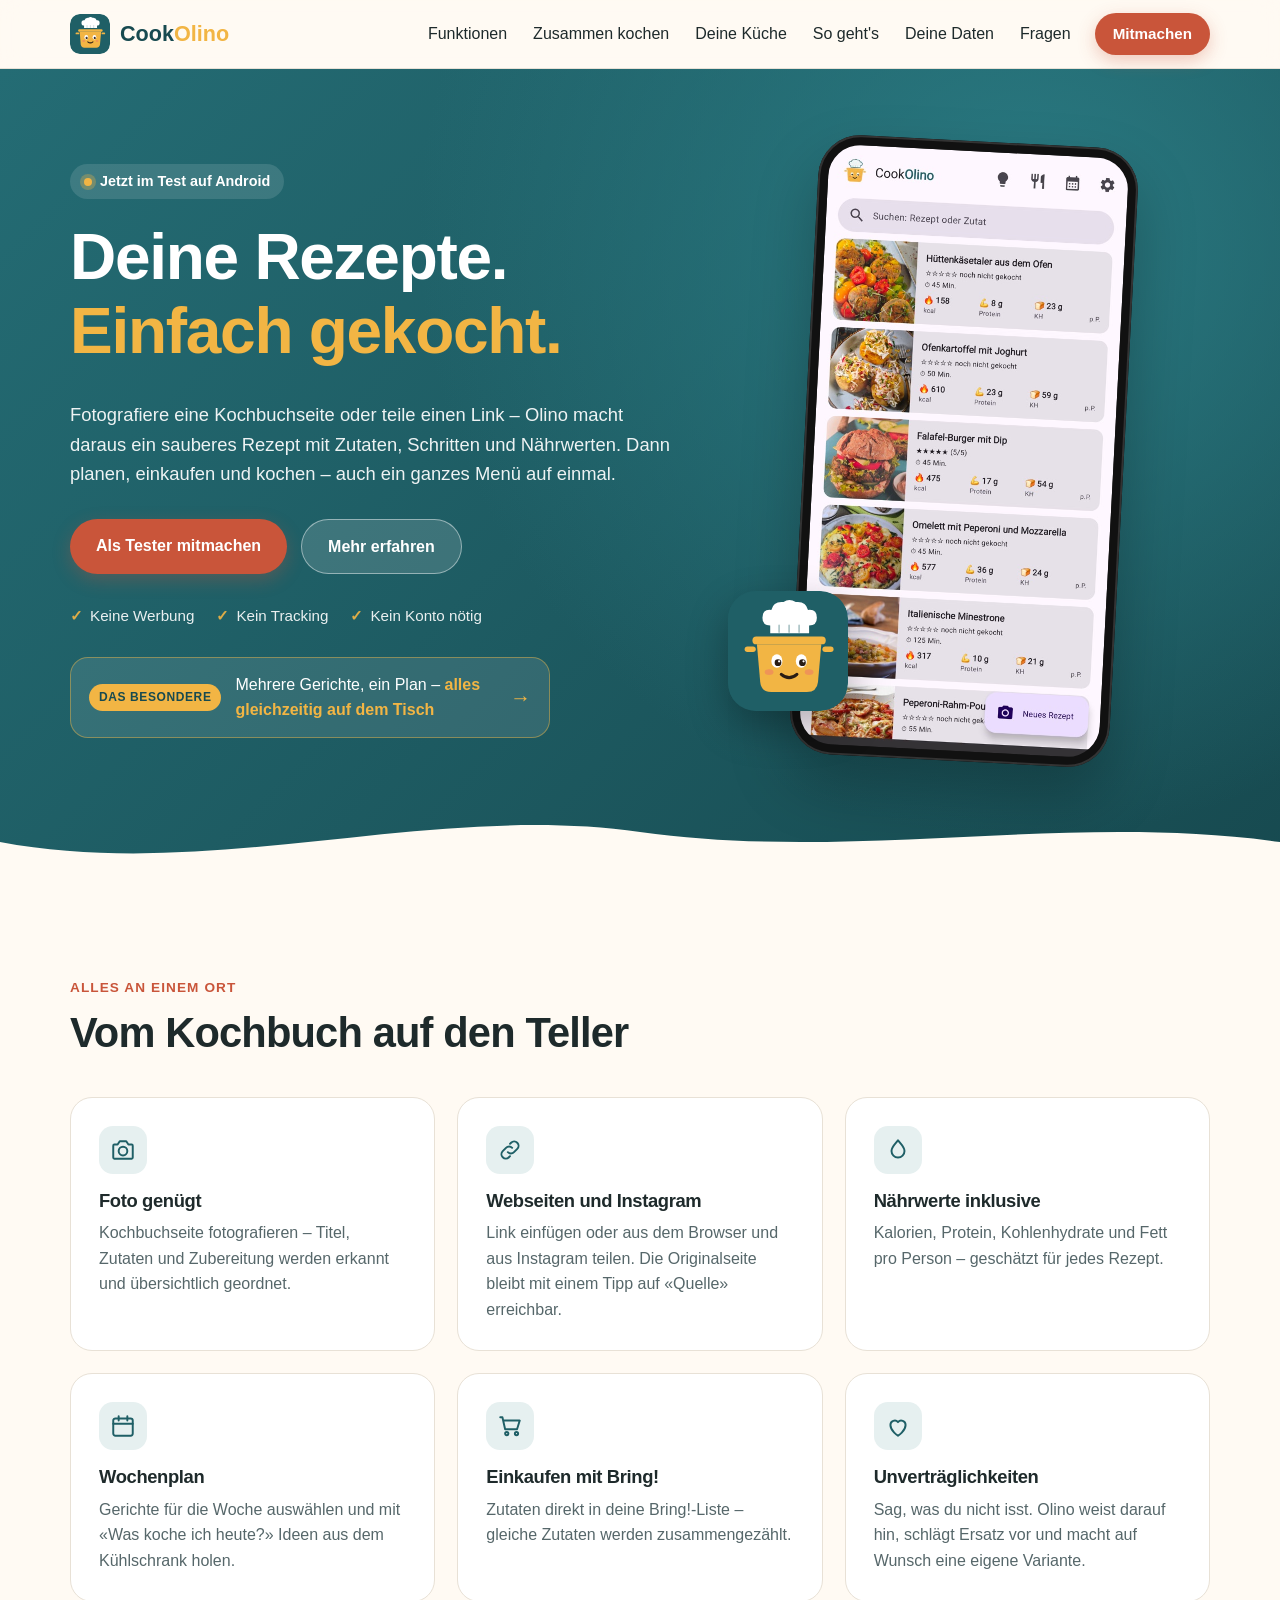
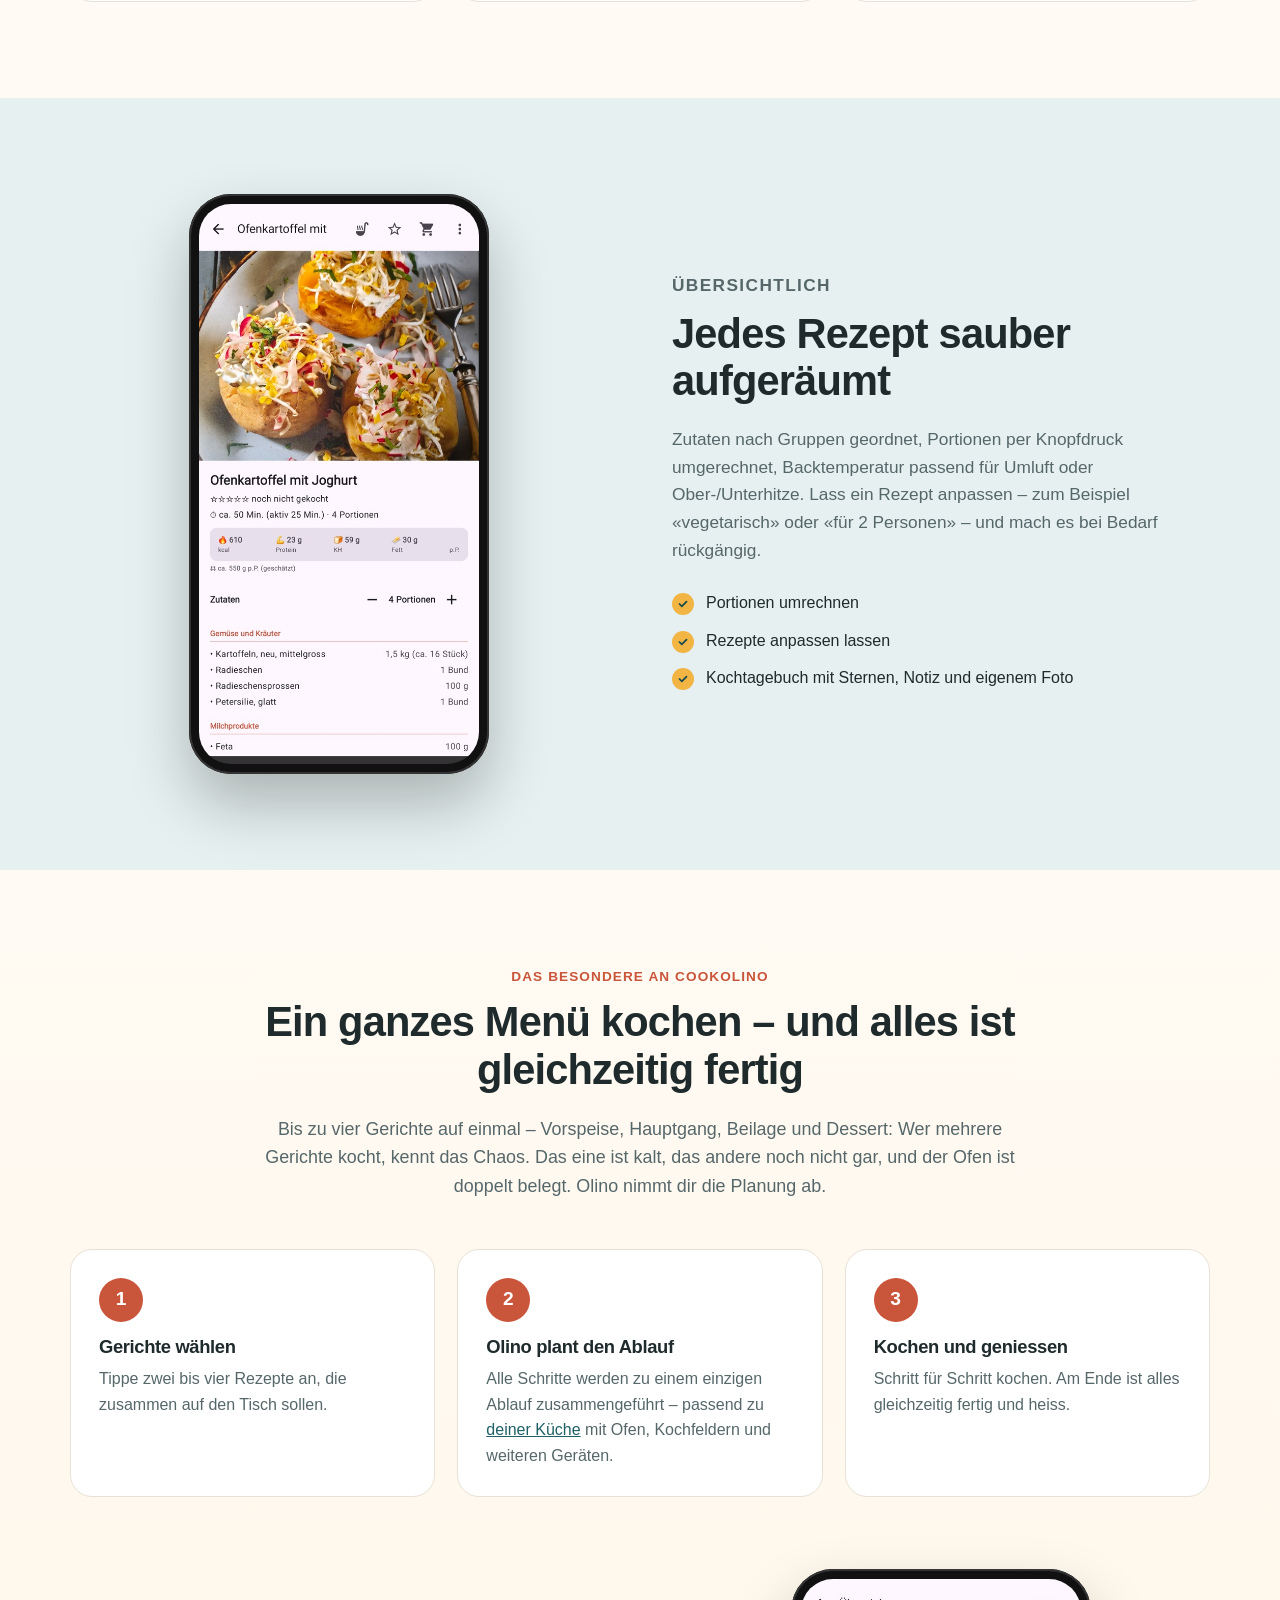
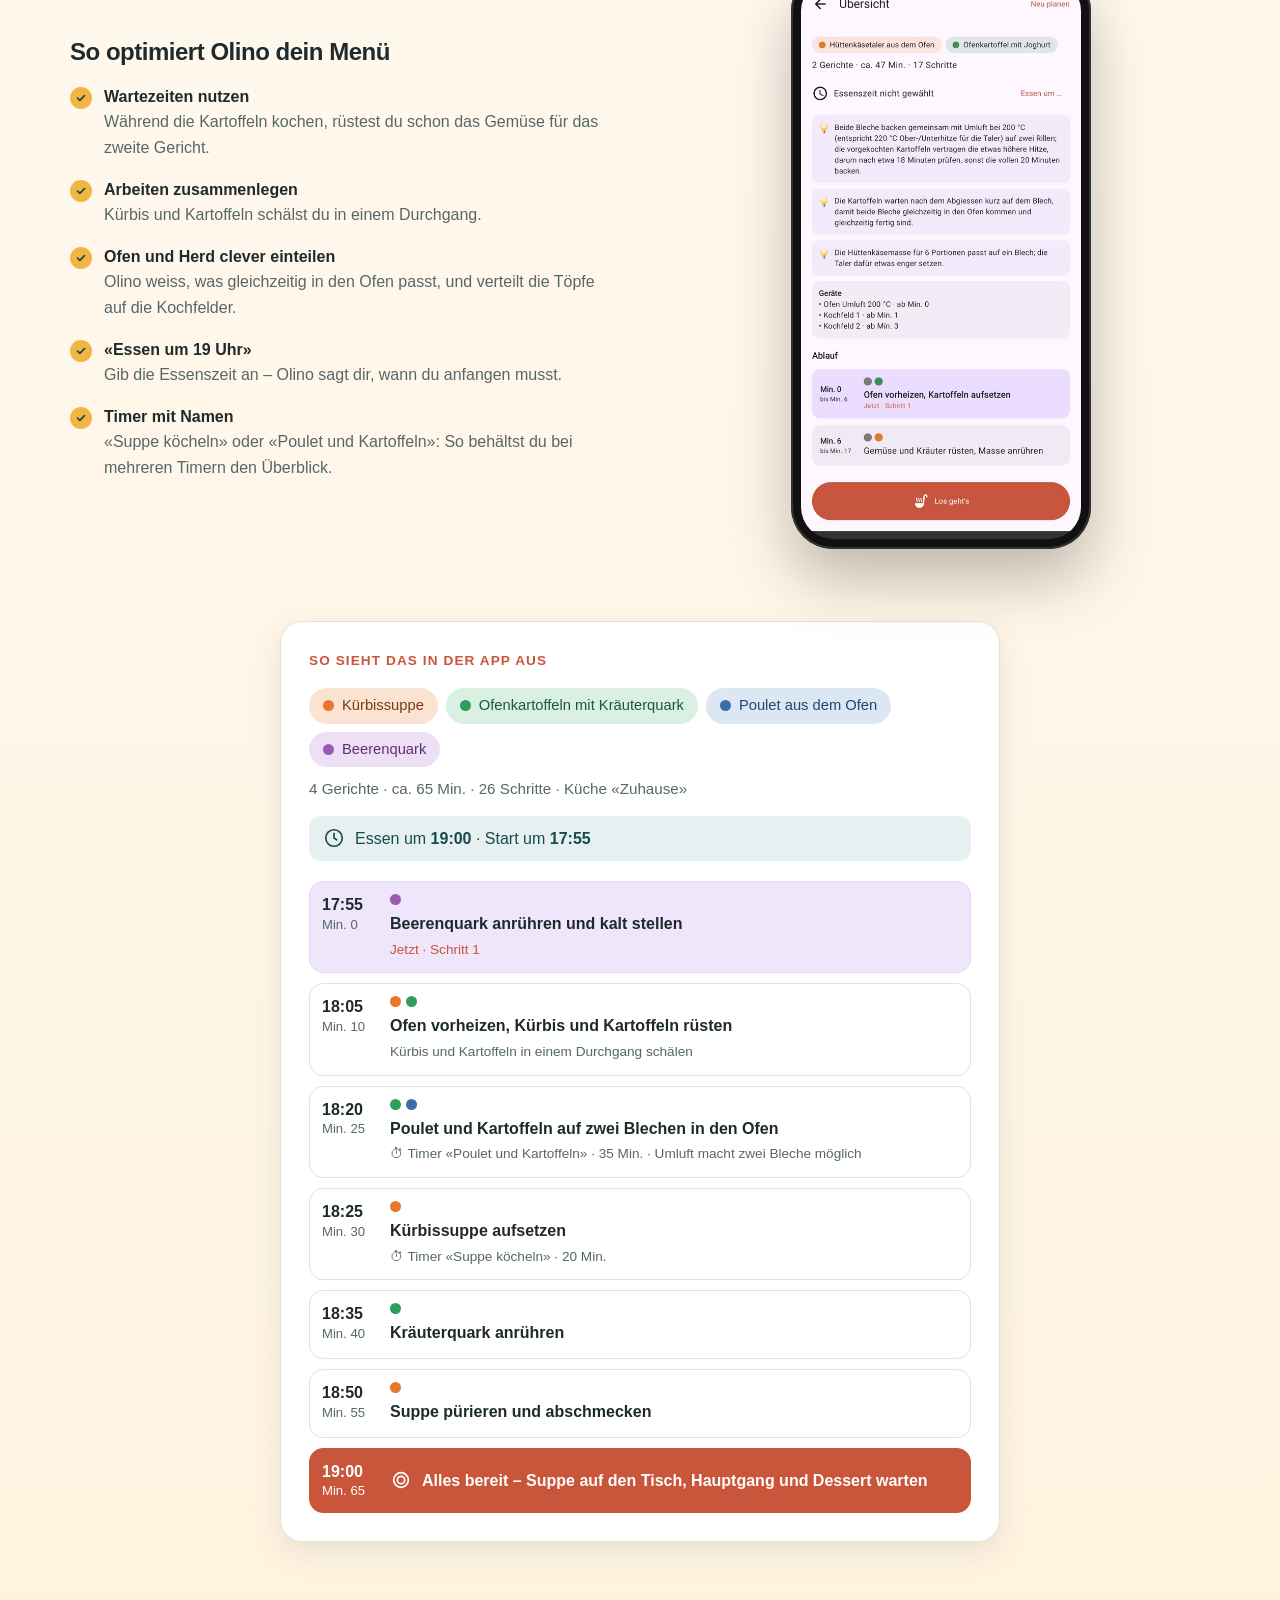
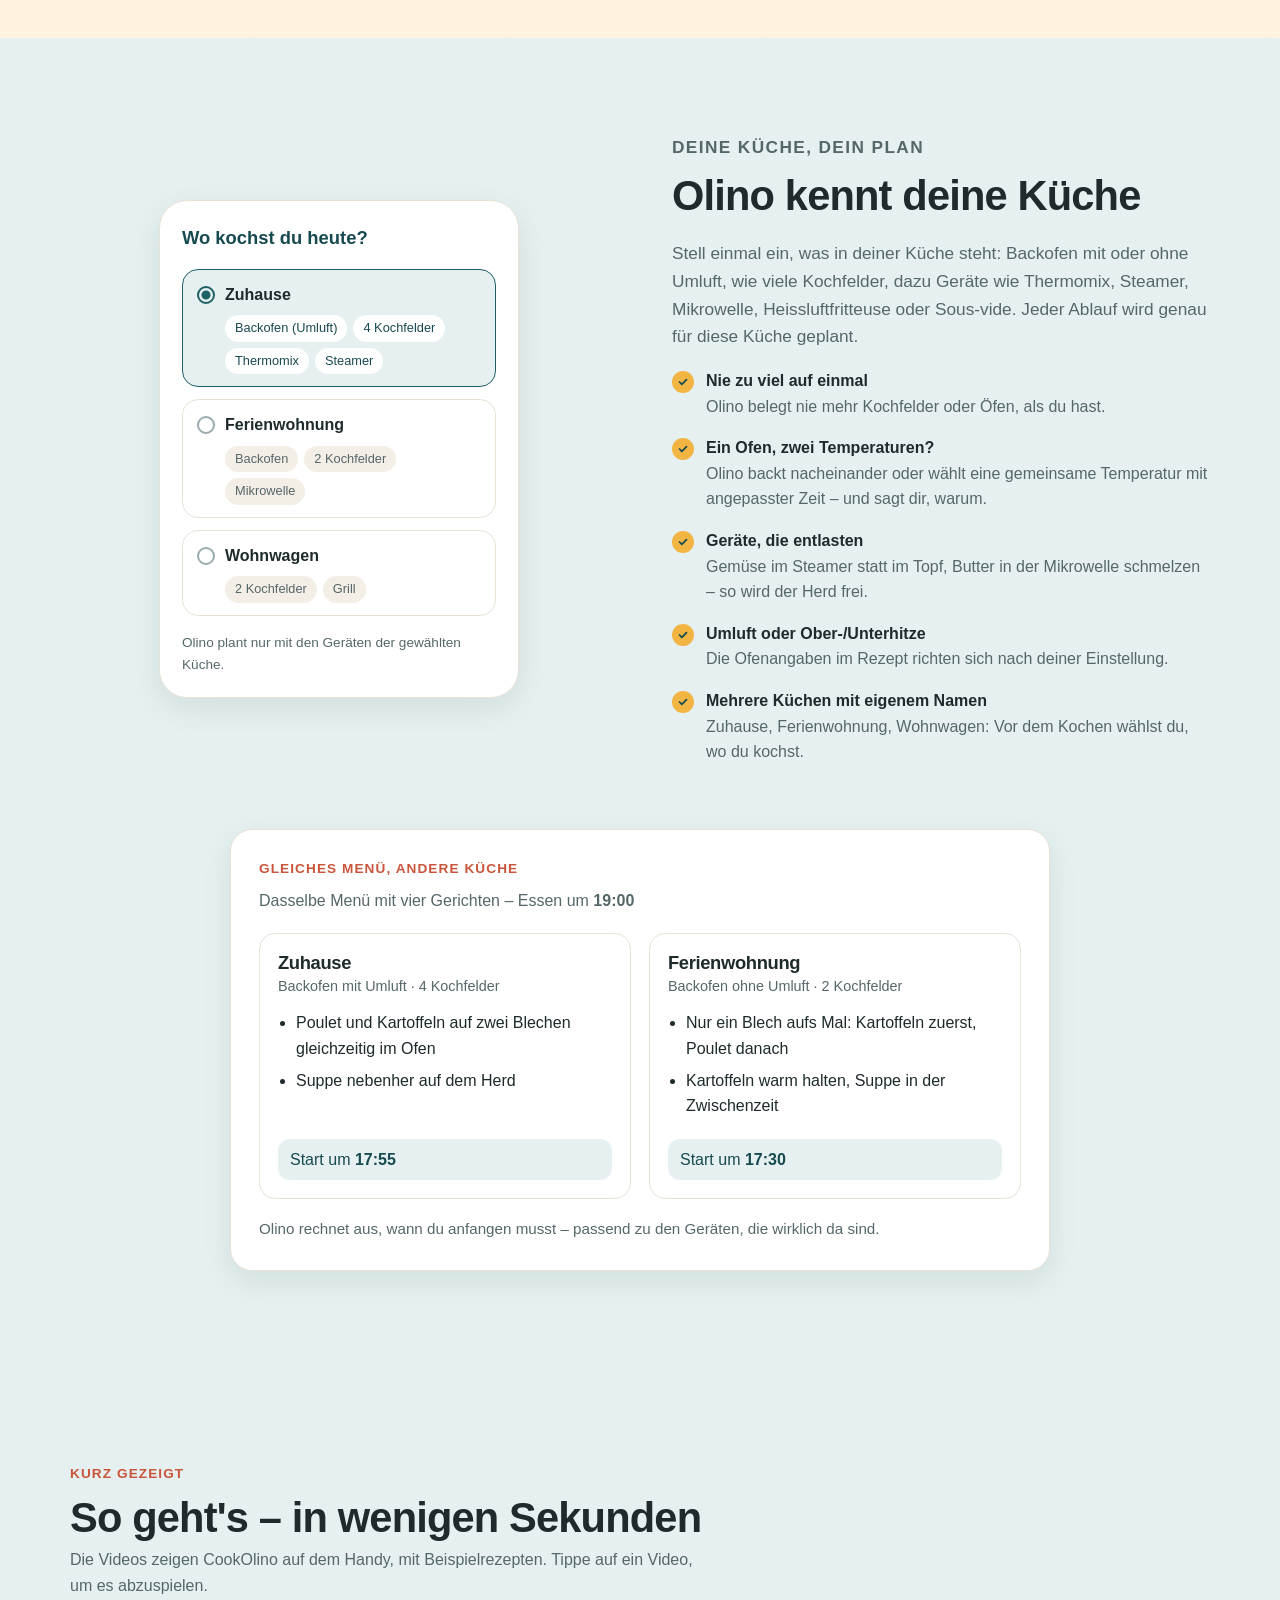
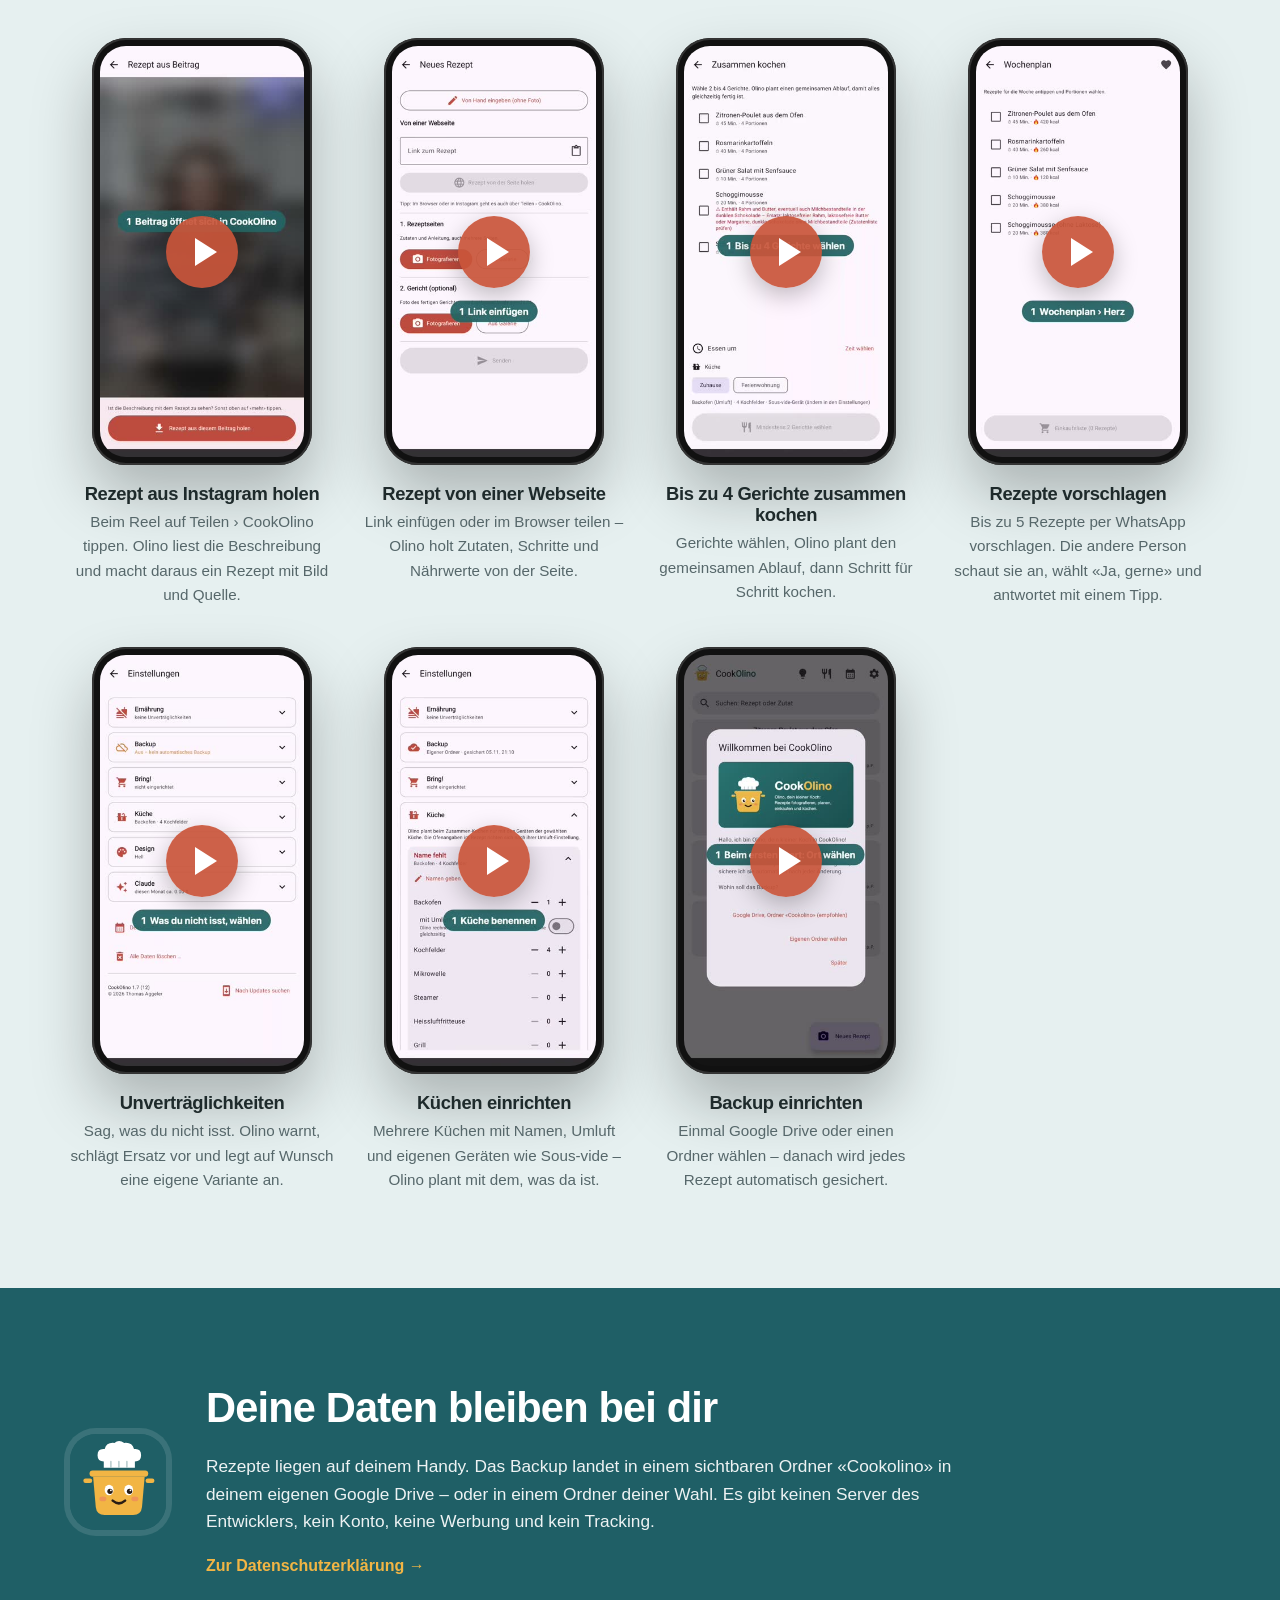
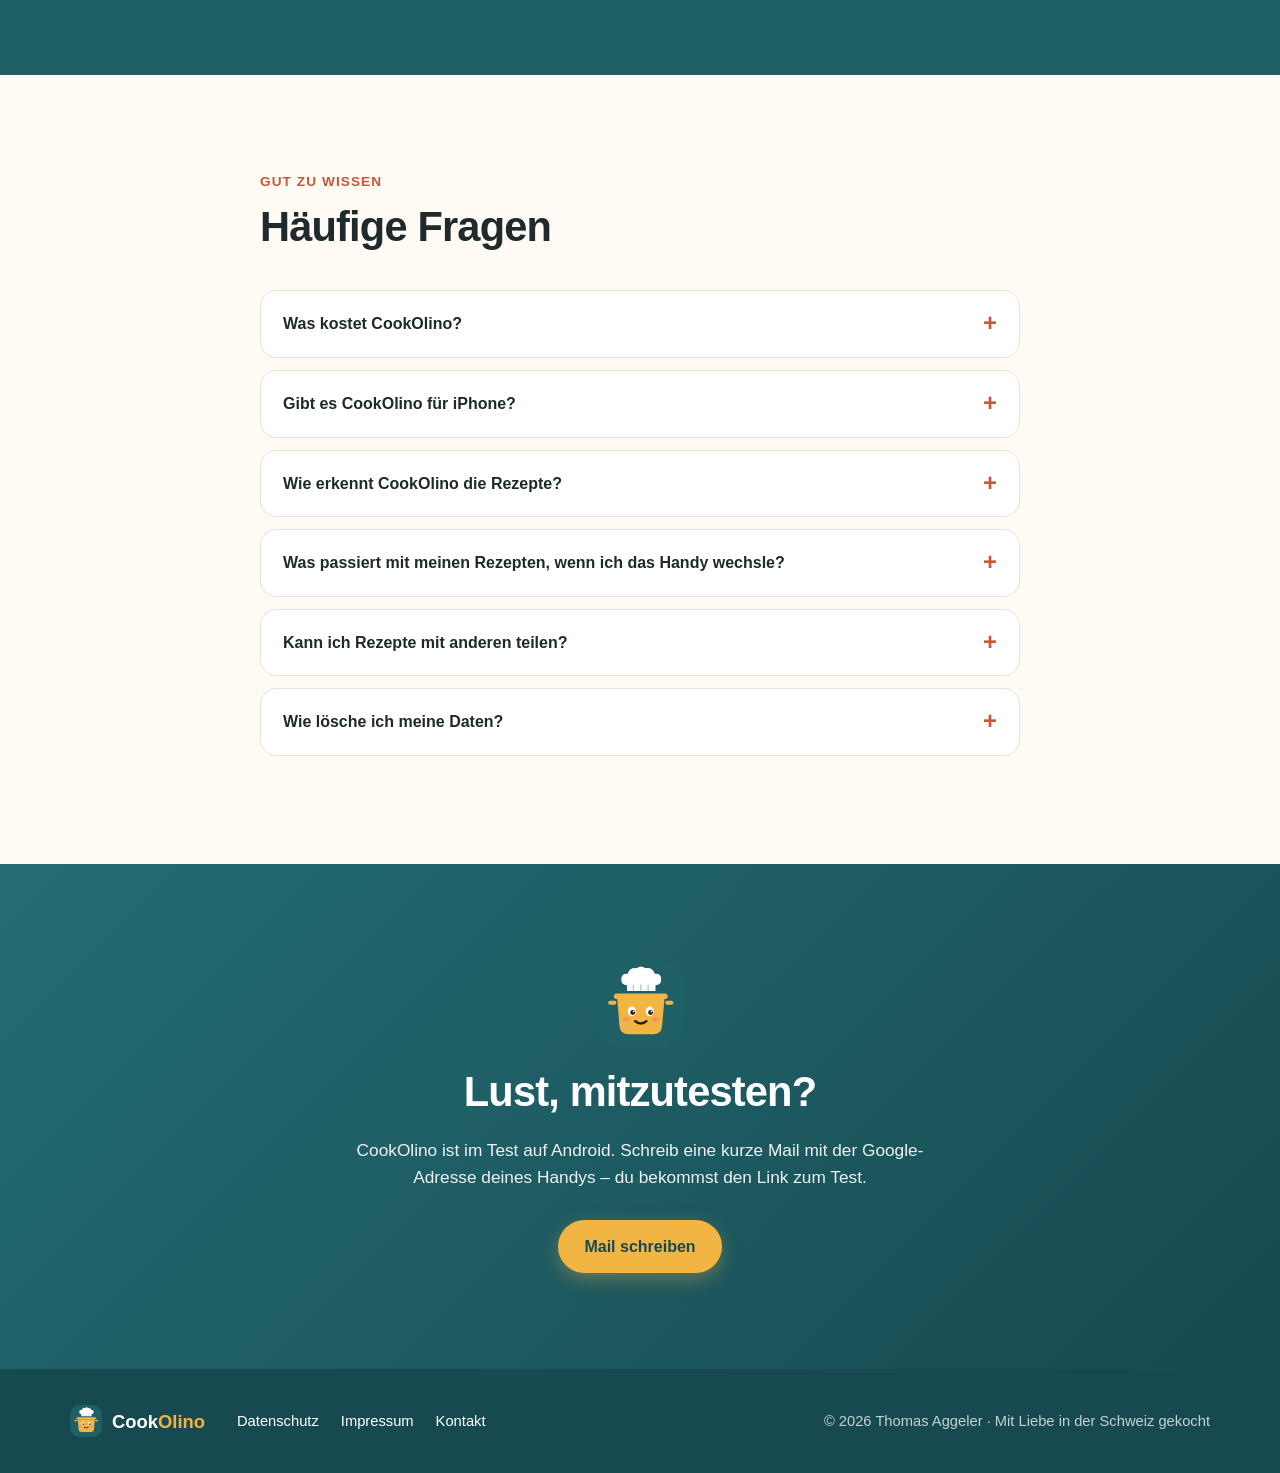
<file: index.html>
<!doctype html>
<html lang="de">
<head>
<meta charset="utf-8">
<meta name="viewport" content="width=device-width, initial-scale=1">
<title>CookOlino – Rezepte fotografieren, planen und kochen</title>
<meta name="description" content="CookOlino macht aus Kochbuchseiten, Webseiten und eigenen Notizen deine Rezeptsammlung auf dem Handy. Planen, einkaufen und Schritt für Schritt kochen – ohne Werbung, ohne Tracking.">
<meta name="theme-color" content="#1F5F66">
<meta property="og:title" content="CookOlino – Olino, dein kleiner Koch">
<meta property="og:description" content="Rezepte fotografieren, planen, einkaufen und kochen.">
<meta property="og:image" content="https://cookolino.ch/bilder/titel.png">
<meta property="og:url" content="https://cookolino.ch/">
<link rel="icon" href="bilder/logo.svg" type="image/svg+xml">
<link rel="apple-touch-icon" href="bilder/apple-touch-icon.png">
<link rel="stylesheet" href="stil.css?v=20261107b">
</head>
<body>

<header class="kopf">
  <div class="rahmen kopf-innen">
    <a href="#" class="marke" aria-label="CookOlino Startseite">
      <img src="bilder/logo.svg" alt="" width="40" height="40">
      <span>Cook<b>Olino</b></span>
    </a>
    <nav class="menue" aria-label="Hauptmenü">
      <a href="#funktionen">Funktionen</a>
      <a href="#zusammen">Zusammen kochen</a>
      <a href="#kueche">Deine Küche</a>
      <a href="#anleitungen">So geht's</a>
      <a href="#daten">Deine Daten</a>
      <a href="#fragen">Fragen</a>
    </nav>
    <a href="#mitmachen" class="knopf knopf-klein">Mitmachen</a>
  </div>
</header>

<main>

<!-- Einstieg -->
<section class="held">
  <div class="rahmen held-innen">
    <div class="held-text">
      <p class="marke-zeile"><span class="punkt"></span> Jetzt im Test auf Android</p>
      <h1>Deine Rezepte.<br><span class="akzent">Einfach gekocht.</span></h1>
      <p class="einleitung">Fotografiere eine Kochbuchseite oder teile einen Link – Olino macht daraus ein sauberes Rezept mit Zutaten, Schritten und Nährwerten. Dann planen, einkaufen und kochen – auch ein ganzes Menü auf einmal.</p>
      <div class="knoepfe">
        <a href="#mitmachen" class="knopf">Als Tester mitmachen</a>
        <a href="#funktionen" class="knopf knopf-hell">Mehr erfahren</a>
      </div>
      <ul class="vorteile">
        <li>Keine Werbung</li>
        <li>Kein Tracking</li>
        <li>Kein Konto nötig</li>
      </ul>
      <a href="#zusammen" class="hinweis-karte">
        <span class="hinweis-marke">Das Besondere</span>
        <span>Mehrere Gerichte, ein Plan – <b>alles gleichzeitig auf dem Tisch</b></span>
        <span class="hinweis-pfeil" aria-hidden="true">→</span>
      </a>
    </div>
    <div class="held-bild">
      <div class="handy handy-gross">
        <img src="bilder/app-01.jpg" alt="CookOlino: Rezeptliste mit Fotos, Kochzeit und Nährwerten" width="550" height="1100">
      </div>
      <img src="bilder/logo.svg" alt="" class="olino-schwebt" width="120" height="120">
    </div>
  </div>
  <svg class="welle" viewBox="0 0 1440 80" preserveAspectRatio="none" aria-hidden="true"><path d="M0,40 C240,80 480,0 720,30 C960,60 1200,10 1440,40 L1440,80 L0,80 Z"/></svg>
</section>

<!-- Funktionen -->
<section id="funktionen" class="abschnitt">
  <div class="rahmen">
    <p class="ueber">Alles an einem Ort</p>
    <h2>Vom Kochbuch auf den Teller</h2>
    <div class="karten">
      <article class="karte erscheint">
        <div class="symbol"><svg viewBox="0 0 24 24"><path d="M4 7h3l2-3h6l2 3h3a1 1 0 0 1 1 1v11a1 1 0 0 1-1 1H4a1 1 0 0 1-1-1V8a1 1 0 0 1 1-1z"/><circle cx="12" cy="13" r="4"/></svg></div>
        <h3>Foto genügt</h3>
        <p>Kochbuchseite fotografieren – Titel, Zutaten und Zubereitung werden erkannt und übersichtlich geordnet.</p>
      </article>
      <article class="karte erscheint">
        <div class="symbol"><svg viewBox="0 0 24 24"><path d="M10 14a4 4 0 0 0 5.7 0l3-3a4 4 0 0 0-5.7-5.7l-1 1"/><path d="M14 10a4 4 0 0 0-5.7 0l-3 3a4 4 0 0 0 5.7 5.7l1-1"/></svg></div>
        <h3>Webseiten und Instagram</h3>
        <p>Link einfügen oder aus dem Browser und aus Instagram teilen. Die Originalseite bleibt mit einem Tipp auf «Quelle» erreichbar.</p>
      </article>
      <article class="karte erscheint">
        <div class="symbol"><svg viewBox="0 0 24 24"><path d="M12 3c-3 4-6 6-6 10a6 6 0 0 0 12 0c0-4-3-6-6-10z"/></svg></div>
        <h3>Nährwerte inklusive</h3>
        <p>Kalorien, Protein, Kohlenhydrate und Fett pro Person – geschätzt für jedes Rezept.</p>
      </article>
      <article class="karte erscheint">
        <div class="symbol"><svg viewBox="0 0 24 24"><rect x="3" y="5" width="18" height="16" rx="2"/><path d="M3 10h18M8 3v4M16 3v4"/></svg></div>
        <h3>Wochenplan</h3>
        <p>Gerichte für die Woche auswählen und mit «Was koche ich heute?» Ideen aus dem Kühlschrank holen.</p>
      </article>
      <article class="karte erscheint">
        <div class="symbol"><svg viewBox="0 0 24 24"><path d="M3 4h2l2.5 11h11L21 7H6.2"/><circle cx="9" cy="19" r="1.5"/><circle cx="18" cy="19" r="1.5"/></svg></div>
        <h3>Einkaufen mit Bring!</h3>
        <p>Zutaten direkt in deine Bring!-Liste – gleiche Zutaten werden zusammengezählt.</p>
      </article>
      <article class="karte erscheint">
        <div class="symbol"><svg viewBox="0 0 24 24"><path d="M12 21s-7-4.5-7-10a4 4 0 0 1 7-2.6A4 4 0 0 1 19 11c0 5.5-7 10-7 10z"/></svg></div>
        <h3>Unverträglichkeiten</h3>
        <p>Sag, was du nicht isst. Olino weist darauf hin, schlägt Ersatz vor und macht auf Wunsch eine eigene Variante.</p>
      </article>
    </div>
  </div>
</section>

<!-- Rezept im Detail -->
<section class="abschnitt abschnitt-zart">
  <div class="rahmen zeige">
    <div class="zeige-bild erscheint">
      <div class="handy"><img src="bilder/app-02.jpg" alt="Rezeptansicht mit Foto, Nährwerten und Zutaten nach Gruppen" width="550" height="1100" loading="lazy"></div>
    </div>
    <div class="zeige-text erscheint">
      <p class="ueber">Übersichtlich</p>
      <h2>Jedes Rezept sauber aufgeräumt</h2>
      <p>Zutaten nach Gruppen geordnet, Portionen per Knopfdruck umgerechnet, Backtemperatur passend für Umluft oder Ober-/Unterhitze. Lass ein Rezept anpassen – zum Beispiel «vegetarisch» oder «für 2 Personen» – und mach es bei Bedarf rückgängig.</p>
      <ul class="haken">
        <li>Portionen umrechnen</li>
        <li>Rezepte anpassen lassen</li>
        <li>Kochtagebuch mit Sternen, Notiz und eigenem Foto</li>
      </ul>
    </div>
  </div>
</section>

<!-- Zusammen kochen -->
<section id="zusammen" class="abschnitt menue-abschnitt">
  <div class="rahmen">
    <div class="menue-kopf erscheint">
      <p class="ueber">Das Besondere an CookOlino</p>
      <h2>Ein ganzes Menü kochen – und alles ist gleichzeitig fertig</h2>
      <p>Bis zu vier Gerichte auf einmal – Vorspeise, Hauptgang, Beilage und Dessert: Wer mehrere Gerichte kocht, kennt das Chaos. Das eine ist kalt, das andere noch nicht gar, und der Ofen ist doppelt belegt. Olino nimmt dir die Planung ab.</p>
    </div>

    <ol class="schritte">
      <li class="erscheint">
        <span class="nummer">1</span>
        <h3>Gerichte wählen</h3>
        <p>Tippe zwei bis vier Rezepte an, die zusammen auf den Tisch sollen.</p>
      </li>
      <li class="erscheint">
        <span class="nummer">2</span>
        <h3>Olino plant den Ablauf</h3>
        <p>Alle Schritte werden zu einem einzigen Ablauf zusammengeführt – passend zu <a href="#kueche">deiner Küche</a> mit Ofen, Kochfeldern und weiteren Geräten.</p>
      </li>
      <li class="erscheint">
        <span class="nummer">3</span>
        <h3>Kochen und geniessen</h3>
        <p>Schritt für Schritt kochen. Am Ende ist alles gleichzeitig fertig und heiss.</p>
      </li>
    </ol>

    <div class="zeige zeige-gedreht menue-zeige">
      <div class="zeige-bild erscheint">
        <div class="handy"><img src="bilder/app-03.jpg" alt="Gemeinsamer Ablauf für zwei Gerichte mit Zeitleiste und Geräten" width="550" height="1100" loading="lazy"></div>
      </div>
      <div class="zeige-text erscheint">
        <h3 class="menue-titel">So optimiert Olino dein Menü</h3>
        <ul class="vorzuege">
          <li><b>Wartezeiten nutzen</b><span>Während die Kartoffeln kochen, rüstest du schon das Gemüse für das zweite Gericht.</span></li>
          <li><b>Arbeiten zusammenlegen</b><span>Kürbis und Kartoffeln schälst du in einem Durchgang.</span></li>
          <li><b>Ofen und Herd clever einteilen</b><span>Olino weiss, was gleichzeitig in den Ofen passt, und verteilt die Töpfe auf die Kochfelder.</span></li>
          <li><b>«Essen um 19 Uhr»</b><span>Gib die Essenszeit an – Olino sagt dir, wann du anfangen musst.</span></li>
          <li><b>Timer mit Namen</b><span>«Suppe köcheln» oder «Poulet und Kartoffeln»: So behältst du bei mehreren Timern den Überblick.</span></li>
        </ul>
      </div>
    </div>

    <figure class="ablauf erscheint" aria-label="Beispiel: Ablauf für vier Gerichte wie in der App">
    <figcaption>So sieht das in der App aus</figcaption>
    <div class="ablauf-gerichte">
      <span class="gericht gericht-t"><span class="p t"></span>Kürbissuppe</span>
      <span class="gericht gericht-k"><span class="p k"></span>Ofenkartoffeln mit Kräuterquark</span>
      <span class="gericht gericht-b"><span class="p b"></span>Poulet aus dem Ofen</span>
      <span class="gericht gericht-v"><span class="p v"></span>Beerenquark</span>
    </div>
    <p class="ablauf-info">4 Gerichte · ca. 65 Min. · 26 Schritte · Küche «Zuhause»</p>
    <p class="ablauf-essen"><svg viewBox="0 0 24 24" aria-hidden="true"><circle cx="12" cy="12" r="9"/><path d="M12 7v5l3 2"/></svg><span>Essen um <b>19:00</b> · Start um <b>17:55</b></span></p>
    <ol class="ablauf-liste">
      <li class="jetzt"><span class="ablauf-zeit"><b>17:55</b>Min. 0</span><span class="ablauf-text"><span class="ablauf-punkte"><span class="p v"></span></span><b>Beerenquark anrühren und kalt stellen</b><span class="ablauf-neben">Jetzt · Schritt 1</span></span></li>
      <li><span class="ablauf-zeit"><b>18:05</b>Min. 10</span><span class="ablauf-text"><span class="ablauf-punkte"><span class="p t"></span><span class="p k"></span></span><b>Ofen vorheizen, Kürbis und Kartoffeln rüsten</b><span class="ablauf-neben">Kürbis und Kartoffeln in einem Durchgang schälen</span></span></li>
      <li><span class="ablauf-zeit"><b>18:20</b>Min. 25</span><span class="ablauf-text"><span class="ablauf-punkte"><span class="p k"></span><span class="p b"></span></span><b>Poulet und Kartoffeln auf zwei Blechen in den Ofen</b><span class="ablauf-neben">⏱ Timer «Poulet und Kartoffeln» · 35 Min. · Umluft macht zwei Bleche möglich</span></span></li>
      <li><span class="ablauf-zeit"><b>18:25</b>Min. 30</span><span class="ablauf-text"><span class="ablauf-punkte"><span class="p t"></span></span><b>Kürbissuppe aufsetzen</b><span class="ablauf-neben">⏱ Timer «Suppe köcheln» · 20 Min.</span></span></li>
      <li><span class="ablauf-zeit"><b>18:35</b>Min. 40</span><span class="ablauf-text"><span class="ablauf-punkte"><span class="p k"></span></span><b>Kräuterquark anrühren</b></span></li>
      <li><span class="ablauf-zeit"><b>18:50</b>Min. 55</span><span class="ablauf-text"><span class="ablauf-punkte"><span class="p t"></span></span><b>Suppe pürieren und abschmecken</b></span></li>
      <li class="fertig"><span class="ablauf-zeit"><b>19:00</b>Min. 65</span><span class="ablauf-text"><svg viewBox="0 0 24 24" aria-hidden="true"><circle cx="12" cy="12" r="8"/><circle cx="12" cy="12" r="4"/></svg><b>Alles bereit – Suppe auf den Tisch, Hauptgang und Dessert warten</b></span></li>
    </ol>
  </figure>
  </div>
</section>

<!-- Deine Küche -->
<section id="kueche" class="abschnitt abschnitt-zart">
  <div class="rahmen">
    <div class="zeige">
      <div class="zeige-bild erscheint">
        <div class="kuechen-mock" aria-label="Beispiel: Küchenwahl vor dem Kochen wie in der App">
          <p class="kuechen-frage">Wo kochst du heute?</p>
          <div class="kueche-wahl gewaehlt">
            <span class="kueche-kopf"><span class="kueche-radio" aria-hidden="true"></span><b>Zuhause</b></span>
            <span class="kueche-geraete"><span>Backofen (Umluft)</span><span>4 Kochfelder</span><span>Thermomix</span><span>Steamer</span></span>
          </div>
          <div class="kueche-wahl">
            <span class="kueche-kopf"><span class="kueche-radio" aria-hidden="true"></span><b>Ferienwohnung</b></span>
            <span class="kueche-geraete"><span>Backofen</span><span>2 Kochfelder</span><span>Mikrowelle</span></span>
          </div>
          <div class="kueche-wahl">
            <span class="kueche-kopf"><span class="kueche-radio" aria-hidden="true"></span><b>Wohnwagen</b></span>
            <span class="kueche-geraete"><span>2 Kochfelder</span><span>Grill</span></span>
          </div>
          <p class="kuechen-fuss">Olino plant nur mit den Geräten der gewählten Küche.</p>
        </div>
      </div>
      <div class="zeige-text erscheint">
        <p class="ueber">Deine Küche, dein Plan</p>
        <h2>Olino kennt deine Küche</h2>
        <p>Stell einmal ein, was in deiner Küche steht: Backofen mit oder ohne Umluft, wie viele Kochfelder, dazu Geräte wie Thermomix, Steamer, Mikrowelle, Heissluftfritteuse oder Sous-vide. Jeder Ablauf wird genau für diese Küche geplant.</p>
        <ul class="vorzuege">
          <li><b>Nie zu viel auf einmal</b><span>Olino belegt nie mehr Kochfelder oder Öfen, als du hast.</span></li>
          <li><b>Ein Ofen, zwei Temperaturen?</b><span>Olino backt nacheinander oder wählt eine gemeinsame Temperatur mit angepasster Zeit – und sagt dir, warum.</span></li>
          <li><b>Geräte, die entlasten</b><span>Gemüse im Steamer statt im Topf, Butter in der Mikrowelle schmelzen – so wird der Herd frei.</span></li>
          <li><b>Umluft oder Ober-/Unterhitze</b><span>Die Ofenangaben im Rezept richten sich nach deiner Einstellung.</span></li>
          <li><b>Mehrere Küchen mit eigenem Namen</b><span>Zuhause, Ferienwohnung, Wohnwagen: Vor dem Kochen wählst du, wo du kochst.</span></li>
        </ul>
      </div>
    </div>

    <figure class="vergleich erscheint" aria-label="Beispiel: gleiches Menü in zwei verschiedenen Küchen">
      <figcaption>Gleiches Menü, andere Küche</figcaption>
      <p class="vergleich-menue">Dasselbe Menü mit vier Gerichten – Essen um <b>19:00</b></p>
      <div class="vergleich-spalten">
        <div class="vergleich-spalte">
          <h3>Zuhause</h3>
          <p class="vergleich-geraete">Backofen mit Umluft · 4 Kochfelder</p>
          <ul>
            <li>Poulet und Kartoffeln auf zwei Blechen gleichzeitig im Ofen</li>
            <li>Suppe nebenher auf dem Herd</li>
          </ul>
          <p class="vergleich-start">Start um <b>17:55</b></p>
        </div>
        <div class="vergleich-spalte">
          <h3>Ferienwohnung</h3>
          <p class="vergleich-geraete">Backofen ohne Umluft · 2 Kochfelder</p>
          <ul>
            <li>Nur ein Blech aufs Mal: Kartoffeln zuerst, Poulet danach</li>
            <li>Kartoffeln warm halten, Suppe in der Zwischenzeit</li>
          </ul>
          <p class="vergleich-start">Start um <b>17:30</b></p>
        </div>
      </div>
      <p class="vergleich-hinweis">Olino rechnet aus, wann du anfangen musst – passend zu den Geräten, die wirklich da sind.</p>
    </figure>
  </div>
</section>

<!-- Anleitungen -->
<section id="anleitungen" class="abschnitt abschnitt-zart">
  <div class="rahmen">
    <p class="ueber">Kurz gezeigt</p>
    <h2>So geht's – in wenigen Sekunden</h2>
    <p class="anleitungen-einleitung">Die Videos zeigen CookOlino auf dem Handy, mit Beispielrezepten. Tippe auf ein Video, um es abzuspielen.</p>
    <div class="anleitungen">
      <article class="anleitung erscheint">
        <div class="handy handy-klein"><button class="video-knopf" type="button" aria-label="Rezept aus Instagram holen abspielen"><video src="videos/instagram.mp4?v=2" poster="videos/instagram.jpg?v=2" muted playsinline preload="none" aria-label="Rezept aus Instagram holen"></video><span class="abspielen" aria-hidden="true"></span></button></div>
        <h3>Rezept aus Instagram holen</h3>
        <p>Beim Reel auf Teilen › CookOlino tippen. Olino liest die Beschreibung und macht daraus ein Rezept mit Bild und Quelle.</p>
      </article>
      <article class="anleitung erscheint">
        <div class="handy handy-klein"><button class="video-knopf" type="button" aria-label="Rezept von einer Webseite abspielen"><video src="videos/webseite.mp4?v=2" poster="videos/webseite.jpg?v=2" muted playsinline preload="none" aria-label="Rezept von einer Webseite"></video><span class="abspielen" aria-hidden="true"></span></button></div>
        <h3>Rezept von einer Webseite</h3>
        <p>Link einfügen oder im Browser teilen – Olino holt Zutaten, Schritte und Nährwerte von der Seite.</p>
      </article>
      <article class="anleitung erscheint">
        <div class="handy handy-klein"><button class="video-knopf" type="button" aria-label="Bis zu 4 Gerichte zusammen kochen abspielen"><video src="videos/zusammen-kochen.mp4?v=2" poster="videos/zusammen-kochen.jpg?v=2" muted playsinline preload="none" aria-label="Bis zu 4 Gerichte zusammen kochen"></video><span class="abspielen" aria-hidden="true"></span></button></div>
        <h3>Bis zu 4 Gerichte zusammen kochen</h3>
        <p>Gerichte wählen, Olino plant den gemeinsamen Ablauf, dann Schritt für Schritt kochen.</p>
      </article>
      <article class="anleitung erscheint">
        <div class="handy handy-klein"><button class="video-knopf" type="button" aria-label="Rezepte vorschlagen abspielen"><video src="videos/vorschlagen.mp4?v=2" poster="videos/vorschlagen.jpg?v=2" muted playsinline preload="none" aria-label="Rezepte vorschlagen"></video><span class="abspielen" aria-hidden="true"></span></button></div>
        <h3>Rezepte vorschlagen</h3>
        <p>Bis zu 5 Rezepte per WhatsApp vorschlagen. Die andere Person schaut sie an, wählt «Ja, gerne» und antwortet mit einem Tipp.</p>
      </article>
      <article class="anleitung erscheint">
        <div class="handy handy-klein"><button class="video-knopf" type="button" aria-label="Unverträglichkeiten abspielen"><video src="videos/unvertraeglichkeiten.mp4?v=2" poster="videos/unvertraeglichkeiten.jpg?v=2" muted playsinline preload="none" aria-label="Unverträglichkeiten"></video><span class="abspielen" aria-hidden="true"></span></button></div>
        <h3>Unverträglichkeiten</h3>
        <p>Sag, was du nicht isst. Olino warnt, schlägt Ersatz vor und legt auf Wunsch eine eigene Variante an.</p>
      </article>
      <article class="anleitung erscheint">
        <div class="handy handy-klein"><button class="video-knopf" type="button" aria-label="Küchen einrichten abspielen"><video src="videos/kuechen.mp4?v=2" poster="videos/kuechen.jpg?v=2" muted playsinline preload="none" aria-label="Küchen einrichten"></video><span class="abspielen" aria-hidden="true"></span></button></div>
        <h3>Küchen einrichten</h3>
        <p>Mehrere Küchen mit Namen, Umluft und eigenen Geräten wie Sous-vide – Olino plant mit dem, was da ist.</p>
      </article>
      <article class="anleitung erscheint">
        <div class="handy handy-klein"><button class="video-knopf" type="button" aria-label="Backup einrichten abspielen"><video src="videos/backup.mp4?v=2" poster="videos/backup.jpg?v=2" muted playsinline preload="none" aria-label="Backup einrichten"></video><span class="abspielen" aria-hidden="true"></span></button></div>
        <h3>Backup einrichten</h3>
        <p>Einmal Google Drive oder einen Ordner wählen – danach wird jedes Rezept automatisch gesichert.</p>
      </article>
    </div>
  </div>
</section>

<!-- Daten -->
<section id="daten" class="abschnitt band">
  <div class="rahmen band-innen erscheint">
    <img src="bilder/logo.svg" alt="" width="96" height="96" class="band-olino">
    <div>
      <h2>Deine Daten bleiben bei dir</h2>
      <p>Rezepte liegen auf deinem Handy. Das Backup landet in einem sichtbaren Ordner «Cookolino» in deinem eigenen Google Drive – oder in einem Ordner deiner Wahl. Es gibt keinen Server des Entwicklers, kein Konto, keine Werbung und kein Tracking.</p>
      <a href="datenschutz.html" class="pfeil-link">Zur Datenschutzerklärung</a>
    </div>
  </div>
</section>

<!-- Fragen -->
<section id="fragen" class="abschnitt">
  <div class="rahmen schmal">
    <p class="ueber">Gut zu wissen</p>
    <h2>Häufige Fragen</h2>
    <details>
      <summary>Was kostet CookOlino?</summary>
      <p>Während der Testphase ist CookOlino kostenlos.</p>
    </details>
    <details>
      <summary>Gibt es CookOlino für iPhone?</summary>
      <p>Im Moment gibt es CookOlino nur für Android.</p>
    </details>
    <details>
      <summary>Wie erkennt CookOlino die Rezepte?</summary>
      <p>Für das Einlesen und Anpassen nutzt CookOlino die KI Claude von Anthropic. Dabei wird nur das Foto oder der Rezepttext übermittelt, keine Namen oder Kontodaten.</p>
    </details>
    <details>
      <summary>Was passiert mit meinen Rezepten, wenn ich das Handy wechsle?</summary>
      <p>Mit dem Backup in Google Drive installierst du CookOlino auf dem neuen Handy, meldest dich an – und deine Rezepte samt Einstellungen sind wieder da.</p>
    </details>
    <details>
      <summary>Kann ich Rezepte mit anderen teilen?</summary>
      <p>Ja. Du sendest ein Rezept als Datei an andere CookOlino-Nutzer oder als lesbaren Text an alle anderen – zum Beispiel per WhatsApp oder Mail.</p>
    </details>
    <details>
      <summary>Wie lösche ich meine Daten?</summary>
      <p>In den Einstellungen der App entfernt «Alle Daten löschen» Rezepte, Backup und Google-Freigabe mit einem Knopf. <a href="datenschutz.html#loeschen">Mehr dazu</a></p>
    </details>
  </div>
</section>

<!-- Mitmachen -->
<section id="mitmachen" class="abschnitt schluss">
  <div class="rahmen schluss-innen erscheint">
    <img src="bilder/logo.svg" alt="" width="88" height="88">
    <h2>Lust, mitzutesten?</h2>
    <p>CookOlino ist im Test auf Android. Schreib eine kurze Mail mit der Google-Adresse deines Handys – du bekommst den Link zum Test.</p>
    <a href="mailto:thomasaggeler@gmail.com?subject=CookOlino%20testen" class="knopf knopf-gelb">Mail schreiben</a>
  </div>
</section>

</main>

<footer class="fuss">
  <div class="rahmen fuss-innen">
    <div class="marke marke-fuss"><img src="bilder/logo.svg" alt="" width="32" height="32"><span>Cook<b>Olino</b></span></div>
    <nav aria-label="Rechtliches">
      <a href="datenschutz.html">Datenschutz</a>
      <a href="impressum.html">Impressum</a>
      <a href="mailto:thomasaggeler@gmail.com">Kontakt</a>
    </nav>
    <p>© 2026 Thomas Aggeler · Mit Liebe in der Schweiz gekocht</p>
  </div>
</footer>

<script>
  // Karten und Bilder sanft einblenden, sobald sie ins Bild kommen
  const beobachter = new IntersectionObserver((eintraege) => {
    eintraege.forEach((e) => { if (e.isIntersecting) { e.target.classList.add('sichtbar'); beobachter.unobserve(e.target); } });
  }, { threshold: 0.15 });
  document.querySelectorAll('.erscheint').forEach((el) => beobachter.observe(el));
  // Anleitungsvideos: Start per Klick, immer nur eines aufs Mal; nochmals klicken hält an
  const knoepfe = document.querySelectorAll('.video-knopf');
  knoepfe.forEach((k) => {
    const v = k.querySelector('video');
    k.addEventListener('click', () => {
      if (v.paused) {
        knoepfe.forEach((andere) => { if (andere !== k) andere.querySelector('video').pause(); });
        if (v.ended) v.currentTime = 0;
        v.play().catch(() => {});
      } else v.pause();
    });
    v.addEventListener('play', () => k.classList.add('laeuft'));
    v.addEventListener('pause', () => k.classList.remove('laeuft'));
    v.addEventListener('ended', () => k.classList.remove('laeuft'));
  });
  // Video ausserhalb des Bildes anhalten
  const videoBeobachter = new IntersectionObserver((eintraege) => {
    eintraege.forEach((e) => { if (!e.isIntersecting) e.target.pause(); });
  }, { threshold: 0.2 });
  knoepfe.forEach((k) => videoBeobachter.observe(k.querySelector('video')));
</script>
</body>
</html>
</file>
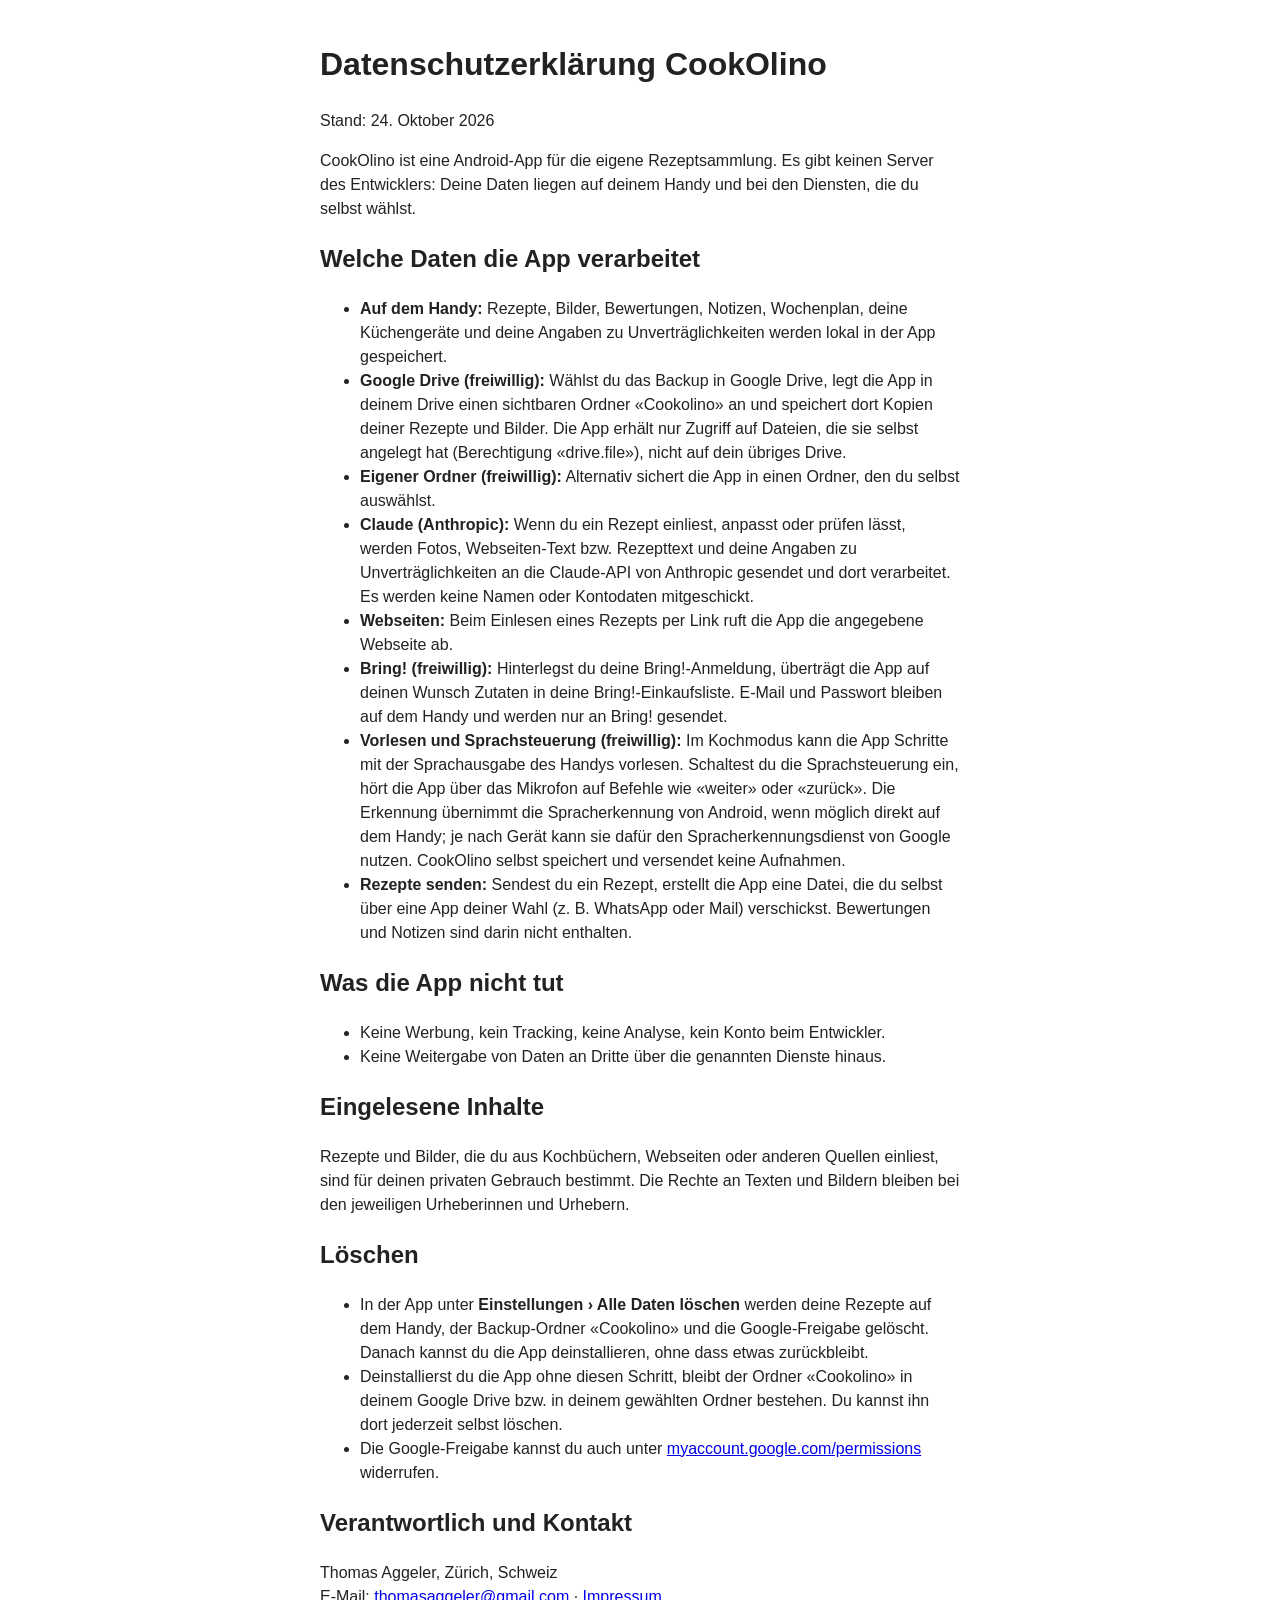
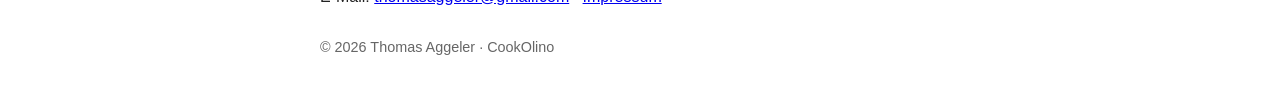
<file: datenschutz.html>
<!doctype html>
<html lang="de"><head><meta charset="utf-8"><meta name="viewport" content="width=device-width, initial-scale=1">
<title>CookOlino – Datenschutz</title>
<style>body{font-family:-apple-system,Helvetica,Arial,sans-serif;max-width:640px;margin:40px auto;padding:0 16px;line-height:1.5;color:#222}</style>
</head><body>
<h1>Datenschutzerklärung CookOlino</h1>
<p>Stand: 24. Oktober 2026</p>
<p>CookOlino ist eine Android-App für die eigene Rezeptsammlung. Es gibt keinen Server des Entwicklers: Deine Daten liegen auf deinem Handy und bei den Diensten, die du selbst wählst.</p>

<h2>Welche Daten die App verarbeitet</h2>
<ul>
<li><b>Auf dem Handy:</b> Rezepte, Bilder, Bewertungen, Notizen, Wochenplan, deine Küchengeräte und deine Angaben zu Unverträglichkeiten werden lokal in der App gespeichert.</li>
<li><b>Google Drive (freiwillig):</b> Wählst du das Backup in Google Drive, legt die App in deinem Drive einen sichtbaren Ordner «Cookolino» an und speichert dort Kopien deiner Rezepte und Bilder. Die App erhält nur Zugriff auf Dateien, die sie selbst angelegt hat (Berechtigung «drive.file»), nicht auf dein übriges Drive.</li>
<li><b>Eigener Ordner (freiwillig):</b> Alternativ sichert die App in einen Ordner, den du selbst auswählst.</li>
<li><b>Claude (Anthropic):</b> Wenn du ein Rezept einliest, anpasst oder prüfen lässt, werden Fotos, Webseiten-Text bzw. Rezepttext und deine Angaben zu Unverträglichkeiten an die Claude-API von Anthropic gesendet und dort verarbeitet. Es werden keine Namen oder Kontodaten mitgeschickt.</li>
<li><b>Webseiten:</b> Beim Einlesen eines Rezepts per Link ruft die App die angegebene Webseite ab.</li>
<li><b>Bring! (freiwillig):</b> Hinterlegst du deine Bring!-Anmeldung, überträgt die App auf deinen Wunsch Zutaten in deine Bring!-Einkaufsliste. E-Mail und Passwort bleiben auf dem Handy und werden nur an Bring! gesendet.</li>
<li><b>Vorlesen und Sprachsteuerung (freiwillig):</b> Im Kochmodus kann die App Schritte mit der Sprachausgabe des Handys vorlesen. Schaltest du die Sprachsteuerung ein, hört die App über das Mikrofon auf Befehle wie «weiter» oder «zurück». Die Erkennung übernimmt die Spracherkennung von Android, wenn möglich direkt auf dem Handy; je nach Gerät kann sie dafür den Spracherkennungsdienst von Google nutzen. CookOlino selbst speichert und versendet keine Aufnahmen.</li>
<li><b>Rezepte senden:</b> Sendest du ein Rezept, erstellt die App eine Datei, die du selbst über eine App deiner Wahl (z. B. WhatsApp oder Mail) verschickst. Bewertungen und Notizen sind darin nicht enthalten.</li>
</ul>

<h2>Was die App nicht tut</h2>
<ul>
<li>Keine Werbung, kein Tracking, keine Analyse, kein Konto beim Entwickler.</li>
<li>Keine Weitergabe von Daten an Dritte über die genannten Dienste hinaus.</li>
</ul>

<h2>Eingelesene Inhalte</h2>
<p>Rezepte und Bilder, die du aus Kochbüchern, Webseiten oder anderen Quellen einliest, sind für deinen privaten Gebrauch bestimmt. Die Rechte an Texten und Bildern bleiben bei den jeweiligen Urheberinnen und Urhebern.</p>

<h2 id="loeschen">Löschen</h2>
<ul>
<li>In der App unter <b>Einstellungen › Alle Daten löschen</b> werden deine Rezepte auf dem Handy, der Backup-Ordner «Cookolino» und die Google-Freigabe gelöscht. Danach kannst du die App deinstallieren, ohne dass etwas zurückbleibt.</li>
<li>Deinstallierst du die App ohne diesen Schritt, bleibt der Ordner «Cookolino» in deinem Google Drive bzw. in deinem gewählten Ordner bestehen. Du kannst ihn dort jederzeit selbst löschen.</li>
<li>Die Google-Freigabe kannst du auch unter <a href="https://myaccount.google.com/permissions">myaccount.google.com/permissions</a> widerrufen.</li>
</ul>

  <h2 id="kontakt">Verantwortlich und Kontakt</h2>
  <p>Thomas Aggeler, Zürich, Schweiz<br>E-Mail: <a href="mailto:thomasaggeler@gmail.com">thomasaggeler@gmail.com</a> · <a href="impressum.html">Impressum</a></p>
<p style="color:#666;font-size:0.9em;margin-top:2em">© 2026 Thomas Aggeler · CookOlino</p>
</body></html>
</file>
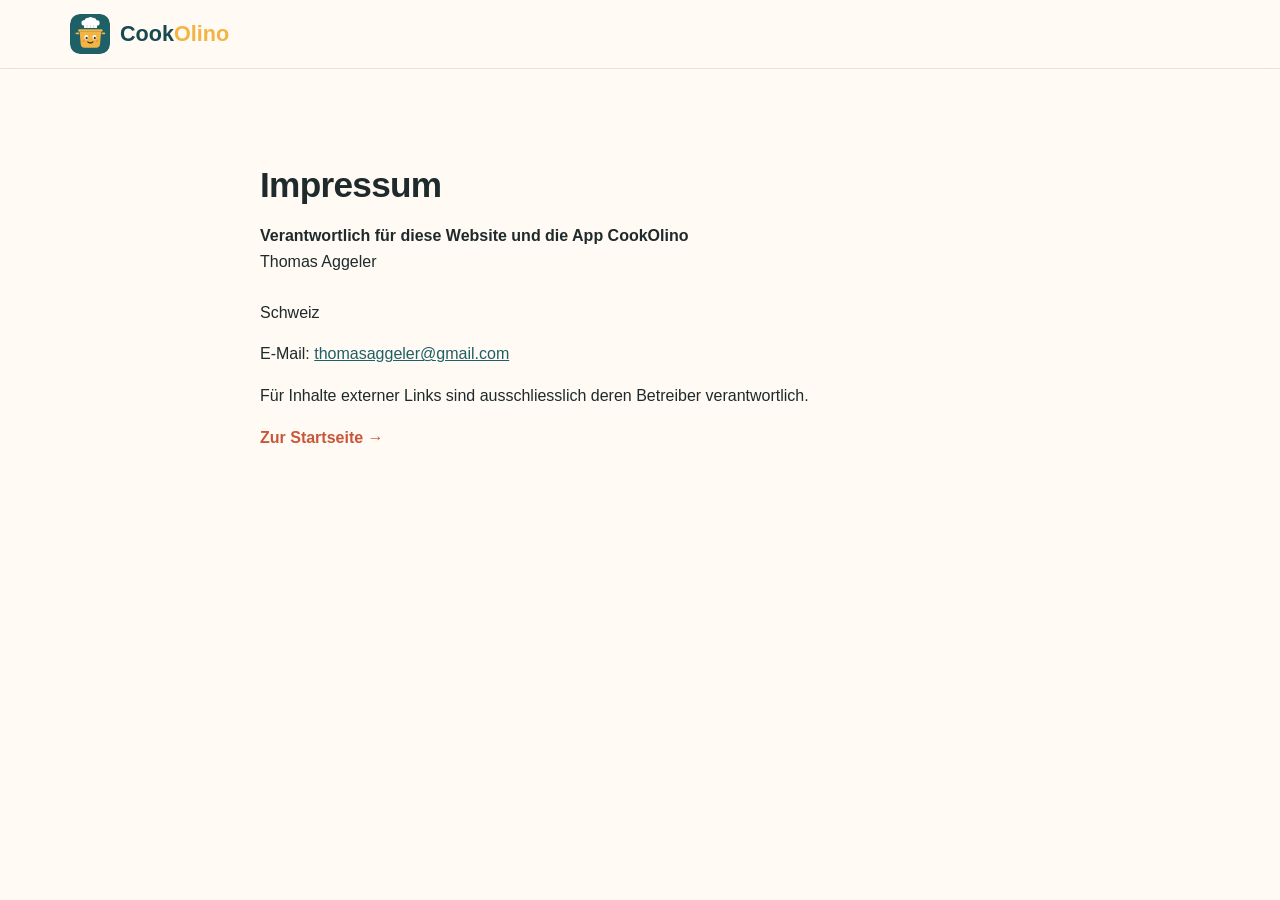
<file: impressum.html>
<!doctype html>
<html lang="de">
<head>
<meta charset="utf-8">
<meta name="viewport" content="width=device-width, initial-scale=1">
<title>CookOlino – Impressum</title>
<link rel="icon" href="bilder/logo.svg" type="image/svg+xml">
<link rel="stylesheet" href="stil.css?v=20261105b">
</head>
<body>
<header class="kopf">
  <div class="rahmen kopf-innen">
    <a href="./" class="marke"><img src="bilder/logo.svg" alt="" width="40" height="40"><span>Cook<b>Olino</b></span></a>
  </div>
</header>
<main class="abschnitt">
  <div class="rahmen schmal">
    <h1 style="font-size:2.2rem">Impressum</h1>
    <p><b>Verantwortlich für diese Website und die App CookOlino</b><br>
    Thomas Aggeler<br>
    <!-- ADRESSE: Strasse und Nr. --><br>
    <!-- ADRESSE: PLZ Ort --> Schweiz</p>
    <p>E-Mail: <a href="mailto:thomasaggeler@gmail.com">thomasaggeler@gmail.com</a></p>
    <p>Für Inhalte externer Links sind ausschliesslich deren Betreiber verantwortlich.</p>
    <p><a href="./" class="pfeil-link" style="color:var(--koralle)">Zur Startseite</a></p>
  </div>
</main>
</body>
</html>
</file>
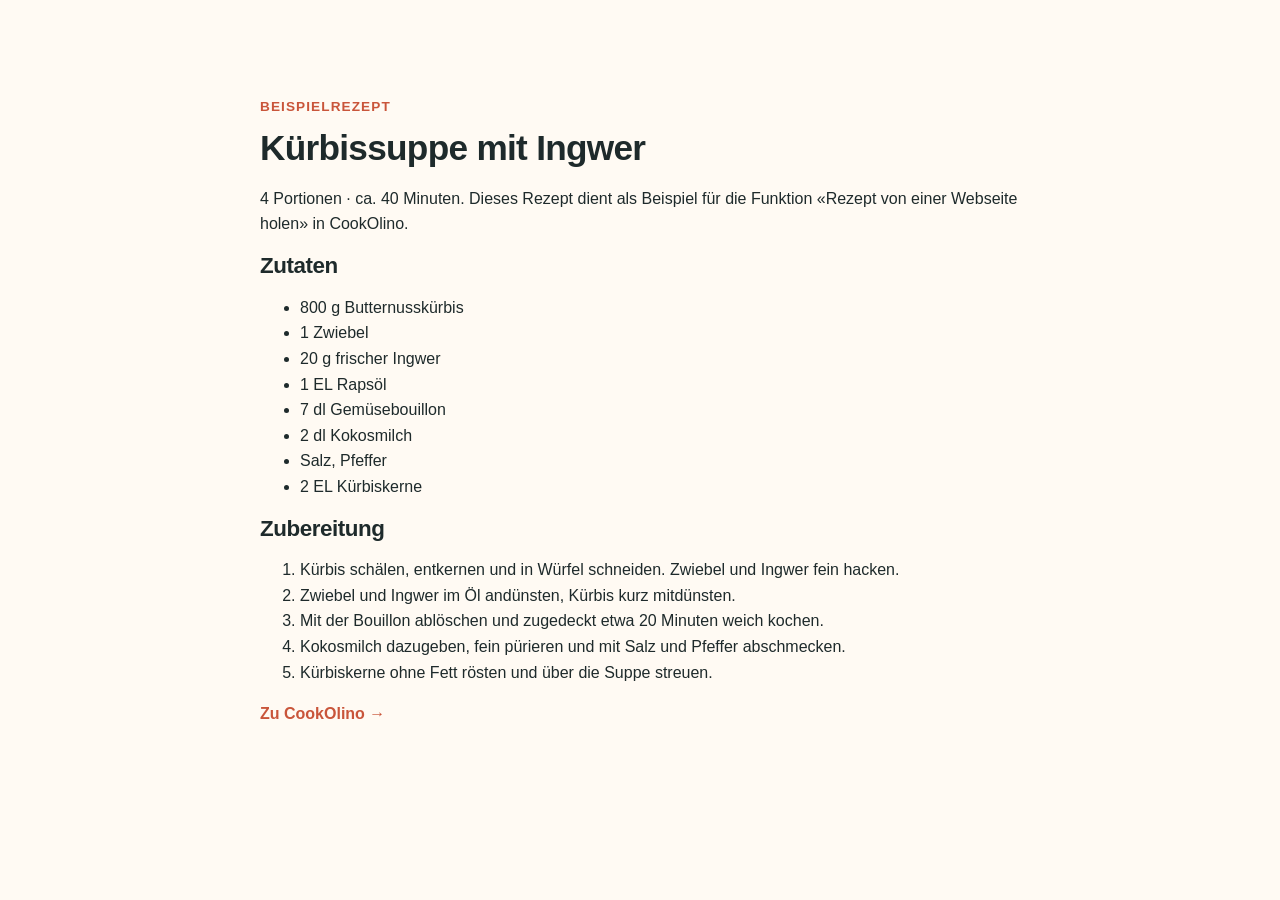
<file: beispiel/kuerbissuppe.html>
<!doctype html>
<html lang="de">
<head>
<meta charset="utf-8">
<meta name="viewport" content="width=device-width, initial-scale=1">
<title>Kürbissuppe mit Ingwer – Beispielrezept · CookOlino</title>
<meta name="description" content="Beispielrezept von CookOlino: Kürbissuppe mit Ingwer und Kokosmilch.">
<meta name="robots" content="noindex">
<link rel="icon" href="../bilder/logo.svg" type="image/svg+xml">
<link rel="stylesheet" href="../stil.css?v=20261105">
<script type="application/ld+json">
{"@context":"https://schema.org","@type":"Recipe","name":"Kürbissuppe mit Ingwer","recipeYield":"4 Portionen",
 "prepTime":"PT15M","cookTime":"PT25M","totalTime":"PT40M",
 "recipeIngredient":["800 g Butternusskürbis","1 Zwiebel","20 g frischer Ingwer","1 EL Rapsöl","7 dl Gemüsebouillon","2 dl Kokosmilch","Salz","Pfeffer","2 EL Kürbiskerne"],
 "recipeInstructions":[
  {"@type":"HowToStep","text":"Kürbis schälen, entkernen und in Würfel schneiden. Zwiebel und Ingwer fein hacken."},
  {"@type":"HowToStep","text":"Zwiebel und Ingwer im Öl andünsten, Kürbis kurz mitdünsten."},
  {"@type":"HowToStep","text":"Mit der Bouillon ablöschen und zugedeckt etwa 20 Minuten weich kochen."},
  {"@type":"HowToStep","text":"Kokosmilch dazugeben, fein pürieren und mit Salz und Pfeffer abschmecken."},
  {"@type":"HowToStep","text":"Kürbiskerne ohne Fett rösten und über die Suppe streuen."}]}
</script>
</head>
<body>
<main class="abschnitt"><div class="rahmen schmal">
<p class="ueber">Beispielrezept</p>
<h1 style="font-size:2.2rem">Kürbissuppe mit Ingwer</h1>
<p>4 Portionen · ca. 40 Minuten. Dieses Rezept dient als Beispiel für die Funktion «Rezept von einer Webseite holen» in CookOlino.</p>
<h2 style="font-size:1.4rem">Zutaten</h2>
<ul><li>800 g Butternusskürbis</li><li>1 Zwiebel</li><li>20 g frischer Ingwer</li><li>1 EL Rapsöl</li><li>7 dl Gemüsebouillon</li><li>2 dl Kokosmilch</li><li>Salz, Pfeffer</li><li>2 EL Kürbiskerne</li></ul>
<h2 style="font-size:1.4rem">Zubereitung</h2>
<ol><li>Kürbis schälen, entkernen und in Würfel schneiden. Zwiebel und Ingwer fein hacken.</li><li>Zwiebel und Ingwer im Öl andünsten, Kürbis kurz mitdünsten.</li><li>Mit der Bouillon ablöschen und zugedeckt etwa 20 Minuten weich kochen.</li><li>Kokosmilch dazugeben, fein pürieren und mit Salz und Pfeffer abschmecken.</li><li>Kürbiskerne ohne Fett rösten und über die Suppe streuen.</li></ol>
<p><a href="../" class="pfeil-link" style="color:var(--koralle)">Zu CookOlino</a></p>
</div></main>
</body>
</html>
</file>
<file: stil.css>
/* CookOlino – Farben aus dem App-Logo */
:root {
  --petrol: #1F5F66;
  --petrol-dunkel: #174A50;
  --petrol-hell: #E6F0F0;
  --gelb: #F2B544;
  --koralle: #C9553A;
  --creme: #FFFAF3;
  --text: #1E2A2B;
  --text-leise: #56676A;
  --karte: #FFFFFF;
  --linie: #E8E1D6;
  --rund: 22px;
  --schatten: 0 10px 30px rgba(23, 74, 80, .10);
}

* { box-sizing: border-box; }
html { scroll-behavior: smooth; scroll-padding-top: 80px; }
body {
  margin: 0;
  font-family: -apple-system, BlinkMacSystemFont, "Segoe UI", Roboto, "Helvetica Neue", Arial, sans-serif;
  color: var(--text);
  background: var(--creme);
  line-height: 1.6;
  -webkit-font-smoothing: antialiased;
}
img { max-width: 100%; height: auto; display: block; }
a { color: var(--petrol); }
h1, h2, h3 { line-height: 1.15; letter-spacing: -.02em; margin: 0 0 .5em; }
h1 { font-size: clamp(2.4rem, 5.5vw, 4rem); font-weight: 800; }
h2 { font-size: clamp(1.8rem, 3.6vw, 2.6rem); font-weight: 800; }
h3 { font-size: 1.15rem; }

.rahmen { width: min(1140px, 100% - 32px); margin-inline: auto; }
.schmal { width: min(760px, 100% - 32px); }

/* Knöpfe */
.knopf {
  display: inline-block; padding: 14px 26px; border-radius: 999px;
  background: var(--koralle); color: #fff; font-weight: 700; text-decoration: none;
  box-shadow: 0 6px 18px rgba(201, 85, 58, .30);
  transition: transform .2s, box-shadow .2s;
}
.knopf:hover { transform: translateY(-2px); box-shadow: 0 10px 24px rgba(201, 85, 58, .38); }
.knopf-hell { background: rgba(255, 255, 255, .14); box-shadow: none; border: 1.5px solid rgba(255, 255, 255, .45); }
.knopf-hell:hover { background: rgba(255, 255, 255, .24); box-shadow: none; }
.knopf-gelb { background: var(--gelb); color: var(--petrol-dunkel); box-shadow: 0 6px 18px rgba(242, 181, 68, .35); }
.knopf-klein { padding: 9px 18px; font-size: .95rem; }

/* Kopfzeile */
.kopf {
  position: sticky; top: 0; z-index: 10;
  background: rgba(255, 250, 243, .85); backdrop-filter: blur(12px); -webkit-backdrop-filter: blur(12px);
  border-bottom: 1px solid var(--linie);
}
.kopf-innen { display: flex; align-items: center; gap: 24px; height: 68px; }
.marke { display: flex; align-items: center; gap: 10px; text-decoration: none; color: var(--petrol-dunkel); font-size: 1.35rem; font-weight: 700; }
.marke b { color: var(--gelb); }
.marke img { border-radius: 10px; }
.menue { display: flex; gap: 26px; margin-left: auto; }
.menue a { color: var(--text); text-decoration: none; font-weight: 500; }
.menue a:hover { color: var(--koralle); }

/* Einstieg */
.held {
  position: relative; color: #fff; overflow: hidden;
  background: radial-gradient(circle at 80% 20%, #2A7A82 0, transparent 50%), linear-gradient(135deg, #246C74, var(--petrol-dunkel));
  padding: 72px 0 120px;
}
.held-innen { display: grid; grid-template-columns: 1.1fr .9fr; gap: 48px; align-items: center; }
.marke-zeile { display: inline-flex; align-items: center; gap: 8px; padding: 6px 14px; border-radius: 999px; background: rgba(255, 255, 255, .12); font-size: .9rem; font-weight: 600; margin: 0 0 22px; }
.punkt { width: 8px; height: 8px; border-radius: 50%; background: var(--gelb); box-shadow: 0 0 0 4px rgba(242, 181, 68, .3); animation: puls 2s infinite; }
.akzent { color: var(--gelb); }
.einleitung { font-size: 1.15rem; opacity: .92; max-width: 34em; margin: 0 0 30px; }
.knoepfe { display: flex; flex-wrap: wrap; gap: 14px; }
.vorteile { display: flex; flex-wrap: wrap; gap: 8px 22px; list-style: none; padding: 0; margin: 30px 0 0; font-size: .95rem; opacity: .9; }
.vorteile li::before { content: "✓"; color: var(--gelb); font-weight: 800; margin-right: 7px; }
.held-bild { position: relative; display: flex; justify-content: center; }
.olino-schwebt { position: absolute; left: 2%; bottom: 8%; width: 120px; border-radius: 28px; box-shadow: 0 16px 40px rgba(0, 0, 0, .3); animation: schweben 5s ease-in-out infinite; }
.welle { position: absolute; bottom: -1px; left: 0; width: 100%; height: 80px; fill: var(--creme); }

/* Handy-Rahmen */
.handy {
  width: min(300px, 80vw); padding: 10px; border-radius: 42px; background: #111;
  box-shadow: 0 30px 60px rgba(0, 0, 0, .25), inset 0 0 0 2px #333;
}
.handy img { border-radius: 32px; width: 100%; }
.handy-gross { width: min(320px, 78vw); transform: rotate(3deg); }

/* Abschnitte */
.abschnitt { padding: 96px 0; }
.abschnitt-zart { background: var(--petrol-hell); }
.ueber { color: var(--koralle); font-weight: 700; text-transform: uppercase; letter-spacing: .08em; font-size: .85rem; margin: 0 0 10px; }
#funktionen h2, #fragen h2 { margin-bottom: 40px; }

.karten { display: grid; grid-template-columns: repeat(3, 1fr); gap: 22px; }
.karte { background: var(--karte); border: 1px solid var(--linie); border-radius: var(--rund); padding: 28px; transition: transform .25s, box-shadow .25s; }
.karte:hover { transform: translateY(-4px); box-shadow: var(--schatten); }
.karte p { color: var(--text-leise); margin: 0; }
.symbol { width: 48px; height: 48px; border-radius: 14px; background: var(--petrol-hell); display: grid; place-items: center; margin-bottom: 16px; }
.symbol svg { width: 26px; height: 26px; fill: none; stroke: var(--petrol); stroke-width: 1.8; stroke-linecap: round; stroke-linejoin: round; }

.zeige { display: grid; grid-template-columns: 1fr 1fr; gap: 64px; align-items: center; }
.zeige-gedreht .zeige-bild { order: 2; }
.zeige-bild { display: flex; justify-content: center; }
.zeige-text p { color: var(--text-leise); font-size: 1.08rem; }
.haken { list-style: none; padding: 0; margin: 20px 0 0; }
.haken li { padding: 6px 0 6px 34px; position: relative; font-weight: 500; }
.haken li::before { content: ""; position: absolute; left: 0; top: 9px; width: 22px; height: 22px; border-radius: 50%; background: var(--gelb) url("data:image/svg+xml,%3Csvg xmlns='http://www.w3.org/2000/svg' viewBox='0 0 24 24'%3E%3Cpath d='M6 12l4 4 8-8' fill='none' stroke='%23174A50' stroke-width='3' stroke-linecap='round' stroke-linejoin='round'/%3E%3C/svg%3E") center / 14px no-repeat; }

/* Daten-Band */
.band { background: var(--petrol); color: #fff; }
.band-innen { display: flex; gap: 40px; align-items: center; }
.band-olino { flex: none; border-radius: 26px; box-shadow: 0 0 0 6px rgba(255, 255, 255, .12); }
.band p { opacity: .92; font-size: 1.08rem; max-width: 46em; }
.pfeil-link { color: var(--gelb); font-weight: 700; text-decoration: none; }
.pfeil-link::after { content: " →"; }

/* Fragen */
details { background: var(--karte); border: 1px solid var(--linie); border-radius: 16px; padding: 4px 22px; margin-bottom: 12px; }
summary { cursor: pointer; font-weight: 600; padding: 16px 0; list-style: none; display: flex; justify-content: space-between; gap: 16px; }
summary::-webkit-details-marker { display: none; }
summary::after { content: "+"; font-size: 1.5rem; line-height: 1; color: var(--koralle); transition: transform .2s; }
details[open] summary::after { transform: rotate(45deg); }
details p { color: var(--text-leise); margin: 0 0 18px; }

/* Schluss */
.schluss { background: linear-gradient(135deg, #246C74, var(--petrol-dunkel)); color: #fff; text-align: center; }
.schluss-innen { display: flex; flex-direction: column; align-items: center; }
.schluss-innen img { border-radius: 24px; margin-bottom: 20px; animation: schweben 5s ease-in-out infinite; }
.schluss p { opacity: .92; max-width: 34em; margin: 0 0 28px; font-size: 1.08rem; }

/* Fuss */
.fuss { background: var(--petrol-dunkel); color: rgba(255, 255, 255, .75); padding: 36px 0; font-size: .92rem; }
.fuss-innen { display: flex; flex-wrap: wrap; align-items: center; gap: 16px 32px; }
.fuss nav { display: flex; gap: 22px; }
.fuss a { color: #fff; text-decoration: none; }
.fuss a:hover { color: var(--gelb); }
.fuss p { margin: 0 0 0 auto; }
.marke-fuss { color: #fff; font-size: 1.15rem; }

/* Hinweis im Einstieg */
.hinweis-karte { display: flex; align-items: center; gap: 14px; margin-top: 28px; padding: 14px 18px; border-radius: 18px; background: rgba(255, 255, 255, .1); border: 1px solid rgba(242, 181, 68, .45); color: #fff; text-decoration: none; max-width: 30em; transition: background .2s; }
.hinweis-karte:hover { background: rgba(255, 255, 255, .18); }
.hinweis-marke { flex: none; background: var(--gelb); color: var(--petrol-dunkel); font-size: .75rem; font-weight: 800; text-transform: uppercase; letter-spacing: .05em; padding: 4px 10px; border-radius: 999px; }
.hinweis-karte b { color: var(--gelb); }
.hinweis-pfeil { margin-left: auto; font-size: 1.3rem; color: var(--gelb); }

/* Menü zusammen kochen */
.menue-abschnitt { background: linear-gradient(180deg, var(--creme), #FFF3DF); }
.menue-kopf { text-align: center; max-width: 760px; margin: 0 auto 48px; }
.menue-kopf p:last-child { color: var(--text-leise); font-size: 1.12rem; }
.schritte { list-style: none; padding: 0; margin: 0 0 72px; display: grid; grid-template-columns: repeat(3, 1fr); gap: 22px; counter-reset: none; }
.schritte li { background: var(--karte); border: 1px solid var(--linie); border-radius: var(--rund); padding: 28px; position: relative; }
.schritte li:nth-child(2) { transition-delay: .1s; }
.schritte li:nth-child(3) { transition-delay: .2s; }
.schritte p { color: var(--text-leise); margin: 0; }
.nummer { display: grid; place-items: center; width: 44px; height: 44px; border-radius: 50%; background: var(--koralle); color: #fff; font-weight: 800; font-size: 1.2rem; margin-bottom: 14px; }
.menue-zeige { margin-bottom: 72px; }
.menue-titel { font-size: 1.5rem; margin-bottom: 18px; }
.vorzuege { list-style: none; padding: 0; margin: 0; display: grid; gap: 16px; }
.vorzuege li { padding-left: 34px; position: relative; }
.vorzuege li::before { content: ""; position: absolute; left: 0; top: 3px; width: 22px; height: 22px; border-radius: 50%; background: var(--gelb) url("data:image/svg+xml,%3Csvg xmlns='http://www.w3.org/2000/svg' viewBox='0 0 24 24'%3E%3Cpath d='M6 12l4 4 8-8' fill='none' stroke='%23174A50' stroke-width='3' stroke-linecap='round' stroke-linejoin='round'/%3E%3C/svg%3E") center / 14px no-repeat; }
.vorzuege b { display: block; }
.vorzuege span { color: var(--text-leise); }

/* Ablauf wie in der App */
.ablauf { margin: 0 auto; max-width: 720px; background: var(--karte); border: 1px solid var(--linie); border-radius: var(--rund); padding: 28px; box-shadow: var(--schatten); }
.ablauf figcaption { font-size: .85rem; font-weight: 700; text-transform: uppercase; letter-spacing: .08em; color: var(--koralle); margin-bottom: 16px; }
.ablauf-gerichte { display: flex; flex-wrap: wrap; gap: 8px; margin-bottom: 10px; }
.gericht { display: inline-flex; align-items: center; gap: 8px; padding: 6px 14px; border-radius: 999px; font-size: .92rem; font-weight: 500; }
.gericht-t { background: #FBE3D2; color: #7A3A10; }
.gericht-k { background: #D9F0E2; color: #1C5A35; }
.p { width: 11px; height: 11px; border-radius: 50%; display: inline-block; flex: none; }
.p.t { background: #E8762B; }
.p.k { background: #2F9E5B; }
.ablauf-info { color: var(--text-leise); margin: 0 0 14px; font-size: .95rem; }
.ablauf-essen { display: flex; align-items: center; gap: 10px; background: var(--petrol-hell); color: var(--petrol-dunkel); padding: 10px 14px; border-radius: 12px; margin: 0 0 20px; }
.ablauf svg { width: 22px; height: 22px; flex: none; fill: none; stroke: currentColor; stroke-width: 1.8; stroke-linecap: round; }
.ablauf-liste { list-style: none; padding: 0; margin: 0; display: grid; gap: 10px; }
.ablauf-liste li { display: grid; grid-template-columns: 76px minmax(0, 1fr); background: #fff; border: 1px solid var(--linie); border-radius: 14px; overflow: hidden; }
.ablauf-zeit { padding: 12px; font-size: .82rem; color: var(--text-leise); line-height: 1.35; }
.ablauf-zeit b { display: block; font-size: 1rem; color: var(--text); }
.ablauf-text { padding: 12px 14px 12px 4px; display: flex; flex-direction: column; gap: 2px; }
.ablauf-punkte { display: flex; gap: 5px; margin-bottom: 4px; }
.ablauf-neben { font-size: .85rem; color: var(--text-leise); }
.ablauf-liste li.jetzt { background: #EFE6FB; border-color: #E3D6F7; }
.ablauf-liste li.jetzt .ablauf-neben { color: var(--koralle); }
.ablauf-liste li.fertig { background: var(--koralle); border-color: var(--koralle); color: #fff; }
.ablauf-liste li.fertig .ablauf-zeit, .ablauf-liste li.fertig .ablauf-zeit b { color: #fff; }
.ablauf-liste li.fertig .ablauf-text { flex-direction: row; align-items: center; gap: 10px; }

/* Anleitungsvideos */
.anleitungen-einleitung { color: var(--text-leise); max-width: 40em; margin: -16px 0 40px; }
.anleitungen { display: grid; grid-template-columns: repeat(auto-fill, minmax(240px, 1fr)); gap: 40px 28px; }
.anleitung { display: flex; flex-direction: column; align-items: center; text-align: center; }
.anleitung h3 { margin: 18px 0 6px; }
.anleitung p { color: var(--text-leise); margin: 0; font-size: .95rem; max-width: 22em; }
.handy-klein { width: 220px; border-radius: 34px; padding: 8px; }
.handy video { display: block; width: 100%; aspect-ratio: 720 / 1450; border-radius: 26px; background: #f3eee6; object-fit: cover; }
.video-knopf { position: relative; display: block; width: 100%; padding: 0; border: 0; background: none; cursor: pointer; border-radius: 26px; }
.video-knopf:focus-visible { outline: 3px solid var(--gelb); outline-offset: 4px; }
.abspielen { position: absolute; inset: 0; margin: auto; width: 72px; height: 72px; border-radius: 50%; background: rgba(201, 85, 58, .92);
  box-shadow: 0 8px 24px rgba(0, 0, 0, .25); transition: opacity .2s, transform .2s; }
.abspielen::after { content: ""; position: absolute; left: 29px; top: 22px; border-style: solid; border-width: 14px 0 14px 22px; border-color: transparent transparent transparent #fff; }
.video-knopf:hover .abspielen { transform: scale(1.08); }
.video-knopf.laeuft .abspielen { opacity: 0; }
.anleitungen .anleitung:nth-child(3n+2) { transition-delay: .08s; }
.anleitungen .anleitung:nth-child(3n) { transition-delay: .16s; }

/* Bewegung */
.erscheint { opacity: 0; transform: translateY(24px); transition: opacity .7s ease, transform .7s ease; }
.erscheint.sichtbar { opacity: 1; transform: none; }
.karten .karte:nth-child(2) { transition-delay: .08s; }
.karten .karte:nth-child(3) { transition-delay: .16s; }
.karten .karte:nth-child(5) { transition-delay: .08s; }
.karten .karte:nth-child(6) { transition-delay: .16s; }
@keyframes schweben { 0%, 100% { transform: translateY(0) rotate(-3deg); } 50% { transform: translateY(-12px) rotate(2deg); } }
@keyframes puls { 0%, 100% { box-shadow: 0 0 0 4px rgba(242, 181, 68, .3); } 50% { box-shadow: 0 0 0 8px rgba(242, 181, 68, 0); } }
@media (prefers-reduced-motion: reduce) {
  *, *::before, *::after { animation: none !important; transition: none !important; }
  .erscheint { opacity: 1; transform: none; }
}

/* Tablet und Handy */
@media (max-width: 900px) {
  .menue { display: none; }
  .kopf-innen .knopf { margin-left: auto; }
  .held { padding: 48px 0 100px; }
  .held-innen, .zeige { grid-template-columns: 1fr; gap: 48px; }
  .zeige-gedreht .zeige-bild { order: 0; }
  .karten { grid-template-columns: 1fr 1fr; }
  .schritte { grid-template-columns: 1fr; }
  .band-innen { flex-direction: column; text-align: center; }
  .band p { margin-inline: auto; }
  .abschnitt { padding: 72px 0; }
}
@media (max-width: 600px) {
  .karten { grid-template-columns: 1fr; }
  .anleitungen { grid-template-columns: 1fr; }
  .olino-schwebt { width: 84px; border-radius: 20px; }
  .fuss p { margin: 0; }
  .ablauf { padding: 20px; }
}

/* Deine Küche */
.kuechen-mock { width: min(360px, 100%); background: #fff; border: 1px solid var(--linie); border-radius: 28px; padding: 22px; box-shadow: var(--schatten); display: grid; gap: 12px; }
.kuechen-frage { margin: 0 0 4px; font-weight: 800; font-size: 1.15rem; color: var(--petrol-dunkel); }
.kueche-wahl { border: 1.5px solid var(--linie); border-radius: 16px; padding: 12px 14px; display: grid; gap: 8px; }
.kueche-wahl.gewaehlt { border-color: var(--petrol); background: var(--petrol-hell); }
.kueche-kopf { display: flex; align-items: center; gap: 10px; }
.kueche-radio { width: 18px; height: 18px; border-radius: 50%; border: 2px solid #9AABAD; flex: none; }
.gewaehlt .kueche-radio { border-color: var(--petrol); background: radial-gradient(circle, var(--petrol) 0 4px, transparent 5px); }
.kueche-geraete { display: flex; flex-wrap: wrap; gap: 6px; padding-left: 28px; }
.kueche-geraete span { font-size: .8rem; padding: 3px 10px; border-radius: 999px; background: #F3EEE6; color: var(--text-leise); }
.gewaehlt .kueche-geraete span { background: #fff; color: var(--petrol-dunkel); }
.kuechen-fuss { margin: 4px 0 0; font-size: .85rem; color: var(--text-leise); }
.vergleich { margin: 64px auto 0; max-width: 820px; background: var(--karte); border: 1px solid var(--linie); border-radius: var(--rund); padding: 28px; box-shadow: var(--schatten); }
.vergleich figcaption { font-size: .85rem; font-weight: 700; text-transform: uppercase; letter-spacing: .08em; color: var(--koralle); margin-bottom: 8px; }
.vergleich-menue { margin: 0 0 20px; color: var(--text-leise); }
.vergleich-spalten { display: grid; grid-template-columns: 1fr 1fr; gap: 18px; }
.vergleich-spalte { border: 1px solid var(--linie); border-radius: 16px; padding: 18px; background: #fff; display: flex; flex-direction: column; }
.vergleich-spalte h3 { margin: 0; }
.vergleich-geraete { margin: 2px 0 12px; font-size: .9rem; color: var(--text-leise); }
.vergleich-spalte ul { margin: 0 0 14px; padding-left: 18px; flex: 1; }
.vergleich-spalte li { margin-bottom: 6px; }
.vergleich-start { margin: 0; padding: 8px 12px; border-radius: 12px; background: var(--petrol-hell); color: var(--petrol-dunkel); }
.vergleich-hinweis { margin: 18px 0 0; font-size: .95rem; color: var(--text-leise); }
@media (max-width: 600px) {
  .vergleich { padding: 20px; margin-top: 48px; }
  .vergleich-spalten { grid-template-columns: 1fr; }
}
.gericht-b { background: #DCE7F3; color: #22466E; }
.gericht-v { background: #EEE0F4; color: #5E2F73; }
.p.b { background: #3A6EA5; }
.p.v { background: #9A5BB5; }
</file>
